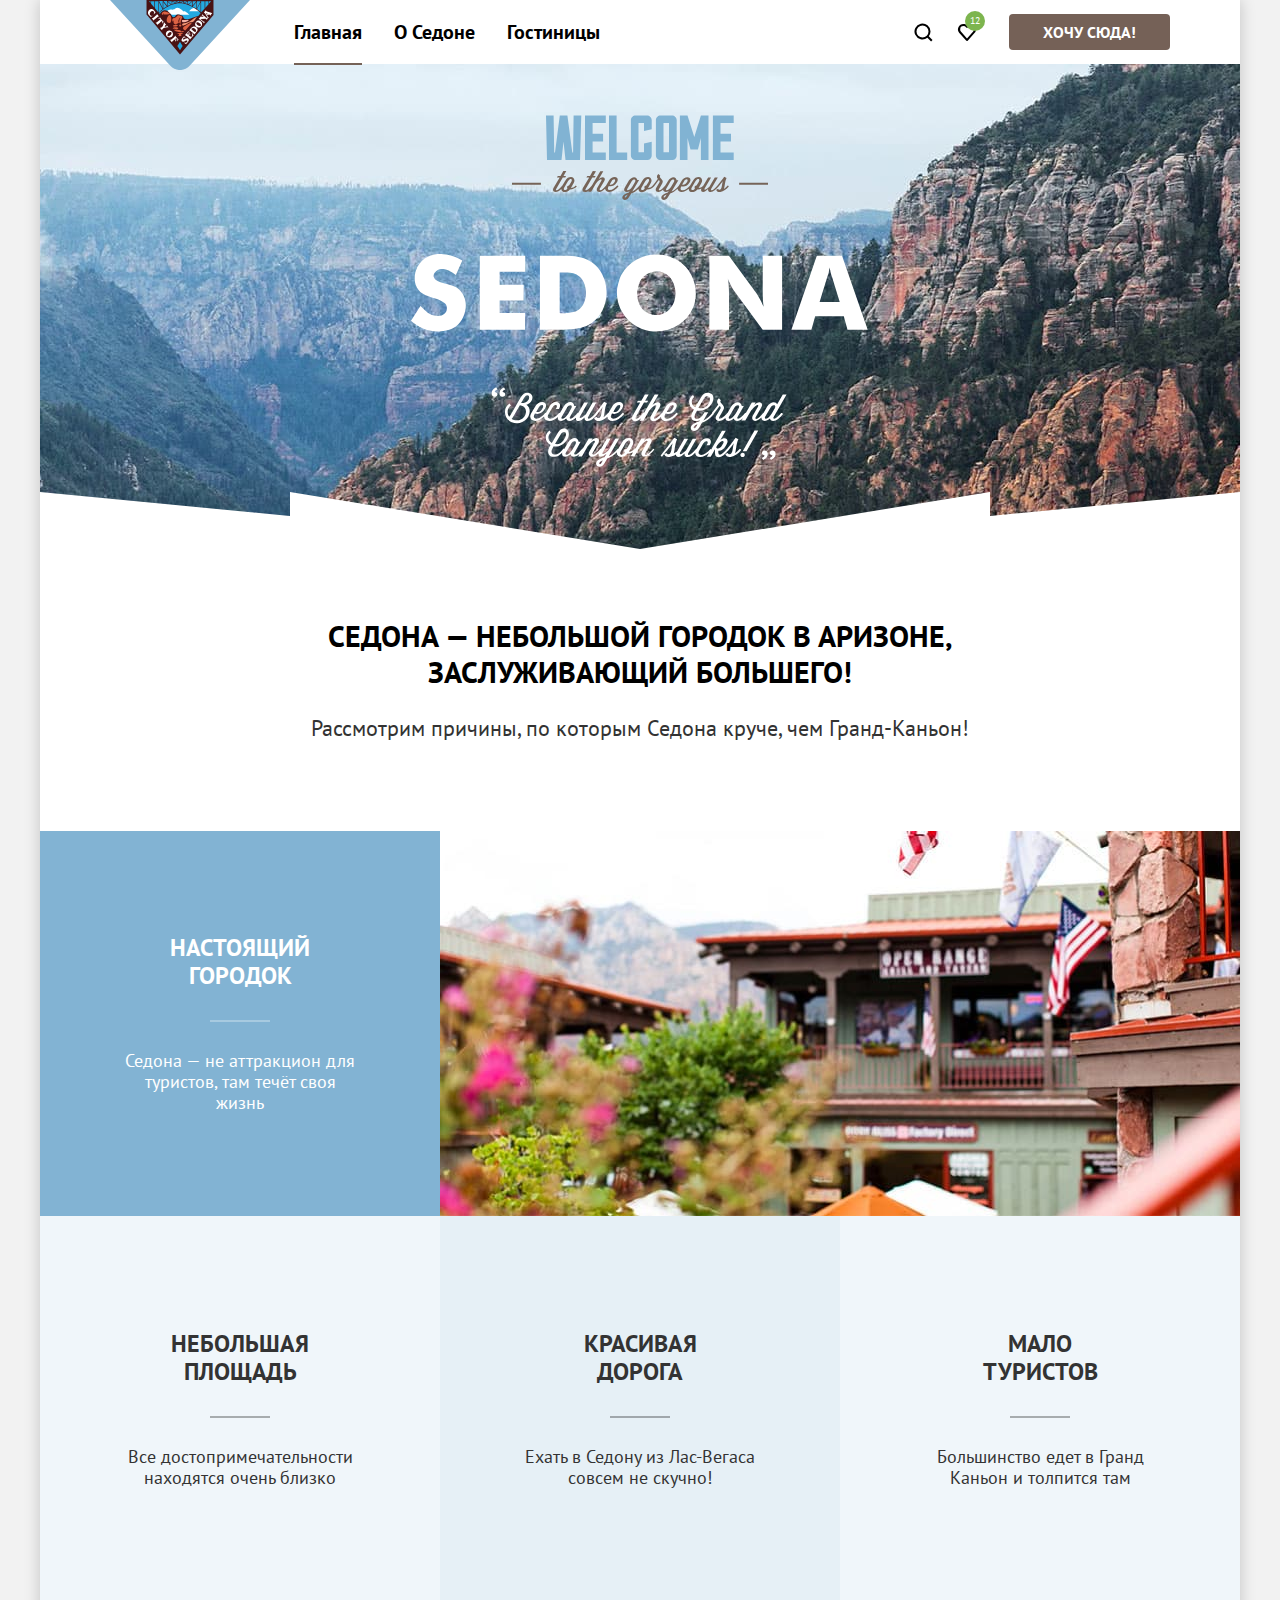
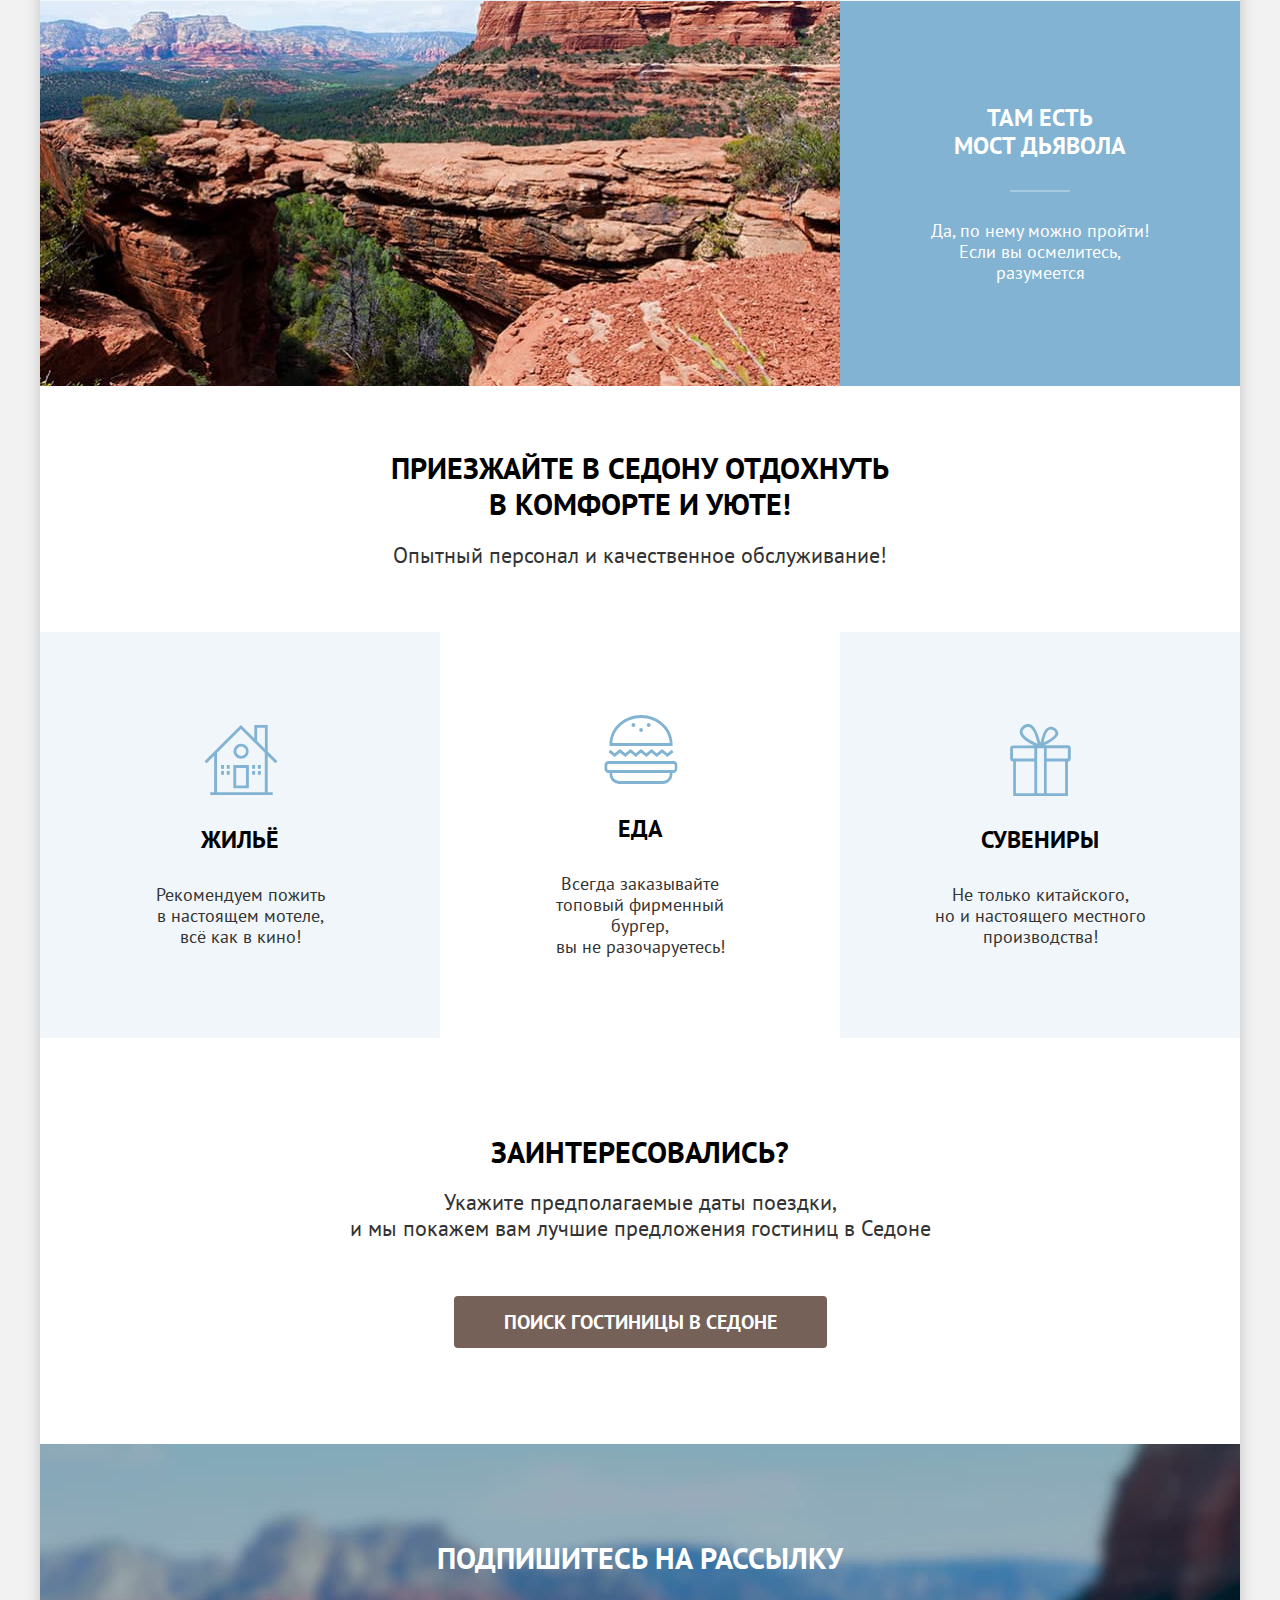
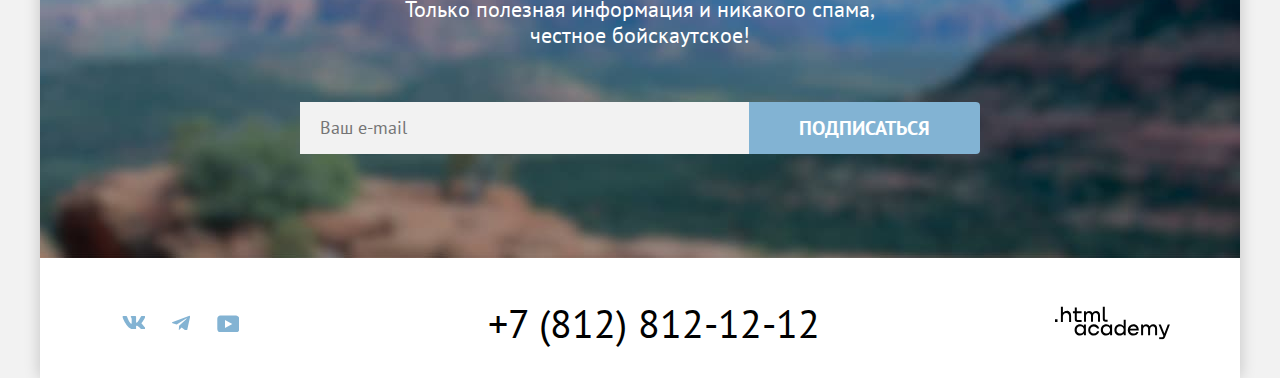
<file: index.html>
<!DOCTYPE html>
<html lang="ru">
  <head>
    <link rel="icon" type="image/png" sizes="32x32" href="img/favicon.png">
    <meta charset="utf-8">
    <title>HTML Academy: Седона</title>
    <link rel="stylesheet" href="styles/styles.css">
  </head>
  <body>
    <div class="page-container">
     <header class="page-header">
      <nav class="navigation content-container">
        <a href="index.html" class="header-logo">
          <img class="navigation-logo-img" src="img/logo.svg" width="140" height="70" alt="Логотип Седона" class="logo">
        </a>
        <ul class="navigation-list">
          <li class="navigation-item">
            <a class="navigation-link link-active" href="index.html">Главная</a>
          </li>
          <li class="navigation-item">
            <a class="navigation-link" href="#">О Седоне</a>
          </li>
          <li class="navigation-item">
            <a class="navigation-link" href="catalog.html">Гостиницы</a>
          </li>
        </ul>
        <ul class="navigation-user">
          <li class="navigation-user-item ">
            <a class="navigation-link-user navigation-user-search" href="#">
              <span class="visually-hidden">Поиск</span>
            </a>
          </li>
          <li class="navigation-user-item">
            <a class="navigation-link-user navigation-user-favourite" href="#">
              <span class="visually-hidden">Избранное</span>
              <span class="favorite-count">12</span>
            </a>
          </li>
        </ul>
        <a class="navigation-button button" href="#">Хочу сюда!</a>
      </nav>
    </header>
    <main class="main-page main-container">
      <section class="hero">
        <h1 class="visually-hidden">
          Седона
        </h1>
        <img class="hero-welcome-logo" src="img/welcome.svg" width="458" height="352" alt="Добро пожаловать в Седону!">
      </section>
      <section class="reasons-title">
        <div class="reasons-slogan content-container">
          <p class="reasons-title-text">
          Седона — небольшой городок в Аризоне,
          заслуживающий большего!
          </p>
          <p>
          Рассмотрим причины, по которым Седона круче, чем Гранд-Каньон!
          </p>
        </div>
      </section>
      <section class="advantages">
        <h2 class="visually-hidden">
          Преимущества
        </h2>
        <ul class="advantages-list">
          <li class="advantages-item wide">
            <div class="item-container">
              <h3 class="advantages-item-title">
              Настоящий городок
            </h3>
              <p class="advantages-item-description ">
                Седона — не аттракцион для туристов, там течёт своя жизнь
              </p>
          </div>
            <img  class="advantages-img"  src="img/photo-1.jpg"  width="800" height="385" alt="Дом с цветущим садом">
          </li>
          <li class="advantages-item">
            <h3 class="advantages-item-title">
              Небольшая площадь
            </h3>
            <p class="advantages-item-description">
              Все достопримечательности находятся очень близко
            </p>
          </li>
          <li class="advantages-item">
            <h3 class="advantages-item-title">
              Красивая<br>дорога
            </h3>
            <p class="advantages-item-description">
              Ехать в Седону из Лас-Вегаса совсем не скучно!
            </p>
          </li>
          <li class="advantages-item">
            <h3 class="advantages-item-title">
              Мало<br> туристов
            </h3>
            <p class="advantages-item-description">
              Большинство едет в Гранд Каньон и толпится там
            </p>
          </li>
          <li class="advantages-item wide">
            <img class="advantages-img" src="img/photo-2.jpg" width="800" height="385" alt="Горы и голубое небо">
            <div class="item-container">
              <h3 class="advantages-item-title">
              Там есть <br>мост дьявола
            </h3>
              <p class="advantages-item-description">
              Да, по нему можно пройти! Если вы осмелитесь, разумеется
            </p>
          </div>
          </li>
        </ul>
      </section>
      <section class="slogan">
        <div class="content-container services-slogan">
          <p class="reasons-title-text">Приезжайте в Седону отдохнуть <br>в комфорте и уюте!
          </p>
        <p>
          Опытный персонал и качественное обслуживание!
        </p>
      </div>
      </section>
      <section class="advise">
        <h2 class="visually-hidden">

        </h2>
        <ul class="advise-list">
          <li class="advise-item">
            <h3 class="advise-item-title icon-house">
              Жильё
            </h3>
            <p class="advise-item-description">
              Рекомендуем пожить <br>в настоящем мотеле,<br>всё как в кино!
            </p>
          </li>
          <li class="advise-item">
            <h3 class="advise-item-title icon-food">
              Еда
            </h3>
            <p class="advise-item-description">
              Всегда заказывайте <br>топовый фирменный бургер,<br> вы не разочаруетесь!
            </p>
          </li>
          <li class="advise-item">
            <h3 class="advise-item-title icon-gift">
              Сувениры
            </h3>
            <p class="advise-item-description">
              Не только китайского,<br> но и настоящего местного производства!
            </p>
          </li>
        </ul>
      </section>
      </select>
      <section class="search">
        <div class="content-container interested">
            <h2 class="interested-title ">
              Заинтересовались?
            </h2>
            <p class="interested-description">
              Укажите предполагаемые даты поездки,<br> и мы покажем вам лучшие предложения
              гостиниц в Седоне
            </p>
            <button class="interested-link" type="button">Поиск гостиницы в Седоне
        </div>
        </button>
      </section>
      <section class="subscribe">
        <div class="content-container subscribe-container">
            <h2 class="subscribe-title">
              Подпишитесь на рассылку
            </h2>
            <p class="subscribe-description">
              Только полезная информация и никакого спама,<br>честное бойскаутское!
            </p>
            <form class="subscribe-form" action="https://echo.htmlacademy.ru/" method="post">
              <input class="subscribe-form-input" type="email" name="email-subscribe" placeholder="Ваш e-mail">
              <button class="subscribe-form-button" type="submit">
                Подписаться
              </button>
            </form>
       </div>
      </section>
    </main>
    <footer class="page-footer">
      <div class="footer-social content-container">
        <ul class="footer-social-list">
          <li class="footer-social-item">
            <a class="footer-social-link" href="https://vk.com/htmlacademy">
              <svg class="social-svg" aria-hidden="true" focusable="false" xmlns="http://www.w3.org/2000/svg"
              width="24" height="14" viewBox="0 0 24 14">
              <path fill-rule="evenodd"
                d="M24.1 1.8c.2-.5 0-1-.8-1h-2.6c-.7 0-1 .4-1.1.8 0 0-1.4 3.2-3.3 5.3-.6.6-.9.8-1.2.8-.2 0-.4-.2-.4-.8V1.8c0-.7-.2-1-.8-1h-4c-.5 0-.8.4-.8.6 0 .7 1 .8 1 2.6v3.8c0 .8 0 1-.4 1-.9 0-3-3.3-4.3-7-.3-.7-.5-1-1.2-1H1.6c-.8 0-1 .4-1 .8 0 .7 1 4 4.2 8.5C7 13.2 10 15 12.8 15c1.7 0 1.9-.4 1.9-1v-2.4c0-.7.2-.8.7-.8.4 0 1 .1 2.6 1.6 1.8 1.8 2 2.6 3 2.6h2.7c.7 0 1.1-.4 1-1.1-.3-.8-1.2-1.8-2.3-3-.6-.8-1.5-1.5-1.8-2-.4-.4-.3-.6 0-1 0 0 3.2-4.5 3.5-6Z"
                clip-rule="evenodd" />
            </svg>
              <span class="visually-hidden">ВКонтакте</span>
            </a>
          </li>
          <li class="footer-social-item">
            <a class="footer-social-link" href="https://t.me/htmlacademy">
              <svg aria-hidden="true" focusable="false" xmlns="http://www.w3.org/2000/svg" width="18" height="15"
              viewBox="0 0 18 15">
              <path
                d="M16.8 1 .8 7c-1 .4-1 1-.2 1.3l4.1 1.3 9.5-6c.5-.3.9-.1.5.2l-7.6 7-.3 4.1c.4 0 .6-.2.8-.4l2-2 4.1 3.1c.8.5 1.3.3 1.5-.7L18 2.2c.3-1-.4-1.6-1.1-1.2Z" />
            </svg>
              <span class="visually-hidden">Телеграмм</span>
            </a>
          </li>
          <li class="footer-social-item">
            <a class="footer-social-link" href="https://www.youtube.com/htmlacademy">
              <svg aria-hidden="true" focusable="false" xmlns="http://www.w3.org/2000/svg" width="22" height="17"
              viewBox="0 0 22 17">
              <path
                d="M19 .4H3.4C1.6.4.3 2 .3 3.8v10c0 2 1.3 3.6 3.2 3.6h15.7c1.6 0 3.1-1.6 3.1-3.4V3.8C22.1 2 20.8.4 19 .4ZM8 12.9v-8l7.3 4-7.3 4Z" />
            </svg>
              <span class="visually-hidden">Ютуб</span>
            </a>
          </li>
        </ul>
          <a class="footer-contacts-tel" href="tel:+78128121212">+7 (812) 812-12-12</a>
          <a class="footer-logo-htmlacademy-link" href="http://htmlacademy.ru">
            <svg class="copyright-logo" xmlns="http://www.w3.org/2000/svg" width="115" height="34" viewBox="0 0 115 34">
              <g clip-path="url(#a)">
                <path
                  d="M0 13.3v2.6h2.5v-2.6H0ZM11.6 4.9c-1.6 0-2.8.7-3.6 1.7h-.1V.4h-2v15.5h2v-5.3C7.9 8.5 9.2 7 11.2 7c1.8 0 2.9 1.4 2.9 3.2v5.7h2V9.8c.1-3-1.8-5-4.5-5ZM26.6 5.2h-4.8V1.5h-2v3.8h-1.9v2h1.9v6c0 1.7 1 2.7 2.7 2.7h4.1v-2h-3.7c-.7 0-1.1-.4-1.1-1.1V7.2h4.8v-2ZM41.1 5c-1.6 0-2.9.8-3.5 2h-.1a3.7 3.7 0 0 0-3.4-2c-1.4 0-2.5.8-3.1 1.8h-.1V5.2H29v10.6h2v-5.4c0-2 1-3.5 2.6-3.5 1.5 0 2.4 1 2.4 2.6v6.3h2v-5.6c0-2.4 1.4-3.3 2.6-3.3 1.5 0 2.4 1 2.4 2.6v6.3h2V9.3c.1-2.5-1.4-4.3-3.9-4.3ZM47.8 13c0 1.8 1 2.8 2.8 2.8h2v-2h-1.7c-.7 0-1.1-.4-1.1-1.1V.4h-2V13ZM28.9 20a4.9 4.9 0 0 0-3.9-1.7c-3.1 0-5.4 2.3-5.4 5.6s2.3 5.6 5.4 5.6c1.8 0 3-.8 3.8-2h.1v1.7h2V18.6h-2V20Zm-3.6 7.5a3.5 3.5 0 0 1-3.6-3.6c0-2 1.4-3.6 3.6-3.6s3.6 1.6 3.6 3.6c0 1.9-1.4 3.6-3.6 3.6ZM44.2 22.4c-.5-2.4-2.6-4.1-5.4-4.1a5.4 5.4 0 0 0-5.6 5.6c0 3 2.2 5.6 5.6 5.6 2.8 0 4.9-1.8 5.4-4.2h-2.1a3.4 3.4 0 0 1-3.3 2.3 3.5 3.5 0 0 1-3.6-3.6c0-2 1.4-3.6 3.6-3.6 1.6 0 2.8 1 3.3 2.2h2.1v-.2ZM55.1 20a4.9 4.9 0 0 0-3.9-1.7c-3.1 0-5.4 2.3-5.4 5.6s2.3 5.6 5.4 5.6c1.8 0 3-.8 3.8-2h.1v1.7h2V18.6h-2V20Zm-3.6 7.5a3.5 3.5 0 0 1-3.6-3.6c0-2 1.4-3.6 3.6-3.6s3.6 1.6 3.6 3.6c0 1.9-1.5 3.6-3.6 3.6ZM68.7 20.2a5 5 0 0 0-3.9-2c-3.1 0-5.4 2.4-5.4 5.7 0 3.3 2.2 5.6 5.4 5.6 1.7 0 3-.8 3.8-1.8h.1v1.5h2V13.8h-2v6.4Zm-3.6 7.3a3.5 3.5 0 0 1-3.6-3.6c0-2 1.4-3.6 3.6-3.6s3.6 1.6 3.6 3.6c-.1 2-1.5 3.6-3.6 3.6ZM78.3 18.3a5.4 5.4 0 0 0-5.5 5.6c0 3 2.1 5.6 5.5 5.6 2.5 0 4.5-1.3 5.2-3.6h-2.1c-.5 1-1.6 1.6-3 1.6-1.9 0-3.3-1.3-3.4-3h8.8c.2-3.5-2-6.2-5.5-6.2Zm0 1.9c1.7 0 3 1 3.3 2.6h-6.5a3.2 3.2 0 0 1 3.2-2.6ZM98.2 18.3a4 4 0 0 0-3.6 2h-.1c-.6-1.2-1.8-2-3.4-2-1.4 0-2.5.7-3.1 1.8v-1.5h-1.9v10.6h2v-5.4c0-2 1-3.4 2.6-3.5 1.5 0 2.4 1 2.4 2.6v6.3h2v-5.6c0-2.4 1.4-3.3 2.6-3.3 1.5 0 2.4 1 2.4 2.6v6.3h2v-6.5c.1-2.6-1.4-4.4-3.9-4.4ZM109.4 27.4l-3.6-9h-2.2l4.8 11.7c-.3.9-.7 1.2-1.7 1.2h-2.5v2h2.5c1.8 0 2.8-.8 3.5-2.6l4.7-12.2h-2.1l-3.4 8.9Z" />
              </g>
              <defs>
                <clipPath id="a">
                  <path " d=" M0 .4h115v33H0z" />
                </clipPath>
              </defs>
            </svg>
        </a>
      </div>
      </section>
    </footer>
  </div>
  <div class="modal-main">
    <div class="modal">
      <button class="modal-close-button">
        <span class="visually-hidden">Закрыть</span>
        <svg class="close-button" viewBox="0 0 15 14" aria-hidden="true" focusable="false" width="15" height="15" viewBox="0 0 15 15" xmlns="http://www.w3.org/2000/svg">
          <path d="M14.4905 1.78288L13.1982 0.49057L7.49048 6.19826L1.78279 0.49057L0.490479 1.78288L6.19817 7.49057L0.490479 13.1983L1.78279 14.4906L7.49048 8.78288L13.1982 14.4906L14.4905 13.1983L8.78279 7.49057L14.4905 1.78288Z" />
        </svg>
      </button>
      <section class="modal-content">
        <h2 class="modal-title">Поиск гостиницы в Седоне</h2>

        <form class="booking-form" action="https://echo.htmlacademy.ru/" method="post">
          <div class="field-group field-group-arrival">
            <label class="" for="arrival-date">Дата заезда:</label>
            <input class="form-field-data field-arrival" type="text" id="arrival-date" name="arrival-date" placeholder="Укажите дату" value="27 апреля 2020" required>
            <p class="field-feedback invalid-feedback">Мы не можем отправить вас в прошлое.</p>
          </div>
          <div class="field-group field-group-departure">
            <label class="" for="departure-date">Дата выезда:</label>
            <input class="form-field-data field-departure" type="text" id="departure-date" name="departure-date" placeholder="Укажите дату" value="1 сентября 2021" required>
            <p class="field-feedback success-feedback">На эти даты есть свободные номера. Пока есть.</p>
          </div>
          <div class="field-group field-group-adult">
            <label class="" for="adult-number">Взрослые:</label>
            <button class="counter-button button-minus" type="button">
              <svg class="minus" width="14" height="2" viewBox="0 0 14 2" aria-hidden="true" focusable="false" xmlns="http://www.w3.org/2000/svg">
                <path d="M0 0L0 2L14 2V0L0 0Z" />
              </svg>
            </button>
            <input class="form-field field-number" type="number" id="adult-number" name="adult-number" value="2" required>
            <button class="counter-button button-plus" type="button">
              <svg class="plus" width="14" height="14" viewBox="0 0 14 14" aria-hidden="true" focusable="false" xmlns="http://www.w3.org/2000/svg">
                <path d="M14 6H8V0H6V6H0V8H6V14H8V8H14V6Z" />
              </svg>
            </button>
          </div>
          <div class="field-group field-group-children">
            <label class="" for="children-number">
              Дети:
              <span class="tooltip">
                <button class="tooltip-toggle">
                  <span class="visually-hidden">Подробная информация</span>
                </button>
                <span class="tooltip-text">Укажите количество детей, которые будут с вами, возраст
                  которых от 6 до 18 лет. Дети до 6 лет размещаются бесплатно.</span>
              </span>
              </span>
            </label>
            <button class="counter-button button-minus" type="button">
              <svg class="minus" width="14" height="2" viewBox="0 0 14 2" aria-hidden="true" focusable="false" xmlns="http://www.w3.org/2000/svg">
                <path d="M0 0L0 2L14 2V0L0 0Z" />
              </svg>
            </button>
            <input class="form-field field-number" type="number" id="children-number" name="children-number" value="2" required>
            <button class="counter-button button-plus" type="button">
              <svg class="plus" width="14" height="14" viewBox="0 0 14 14" aria-hidden="true" focusable="false" xmlns="http://www.w3.org/2000/svg">
                <path d="M14 6H8V0H6V6H0V8H6V14H8V8H14V6Z" />
              </svg>
            </button>
          </div>
          <a class="modal-button search-result button-blue" href="#">Найти</a>
        </form>

      </section>
    </div>
  </div>
</body>
</html>
</file>
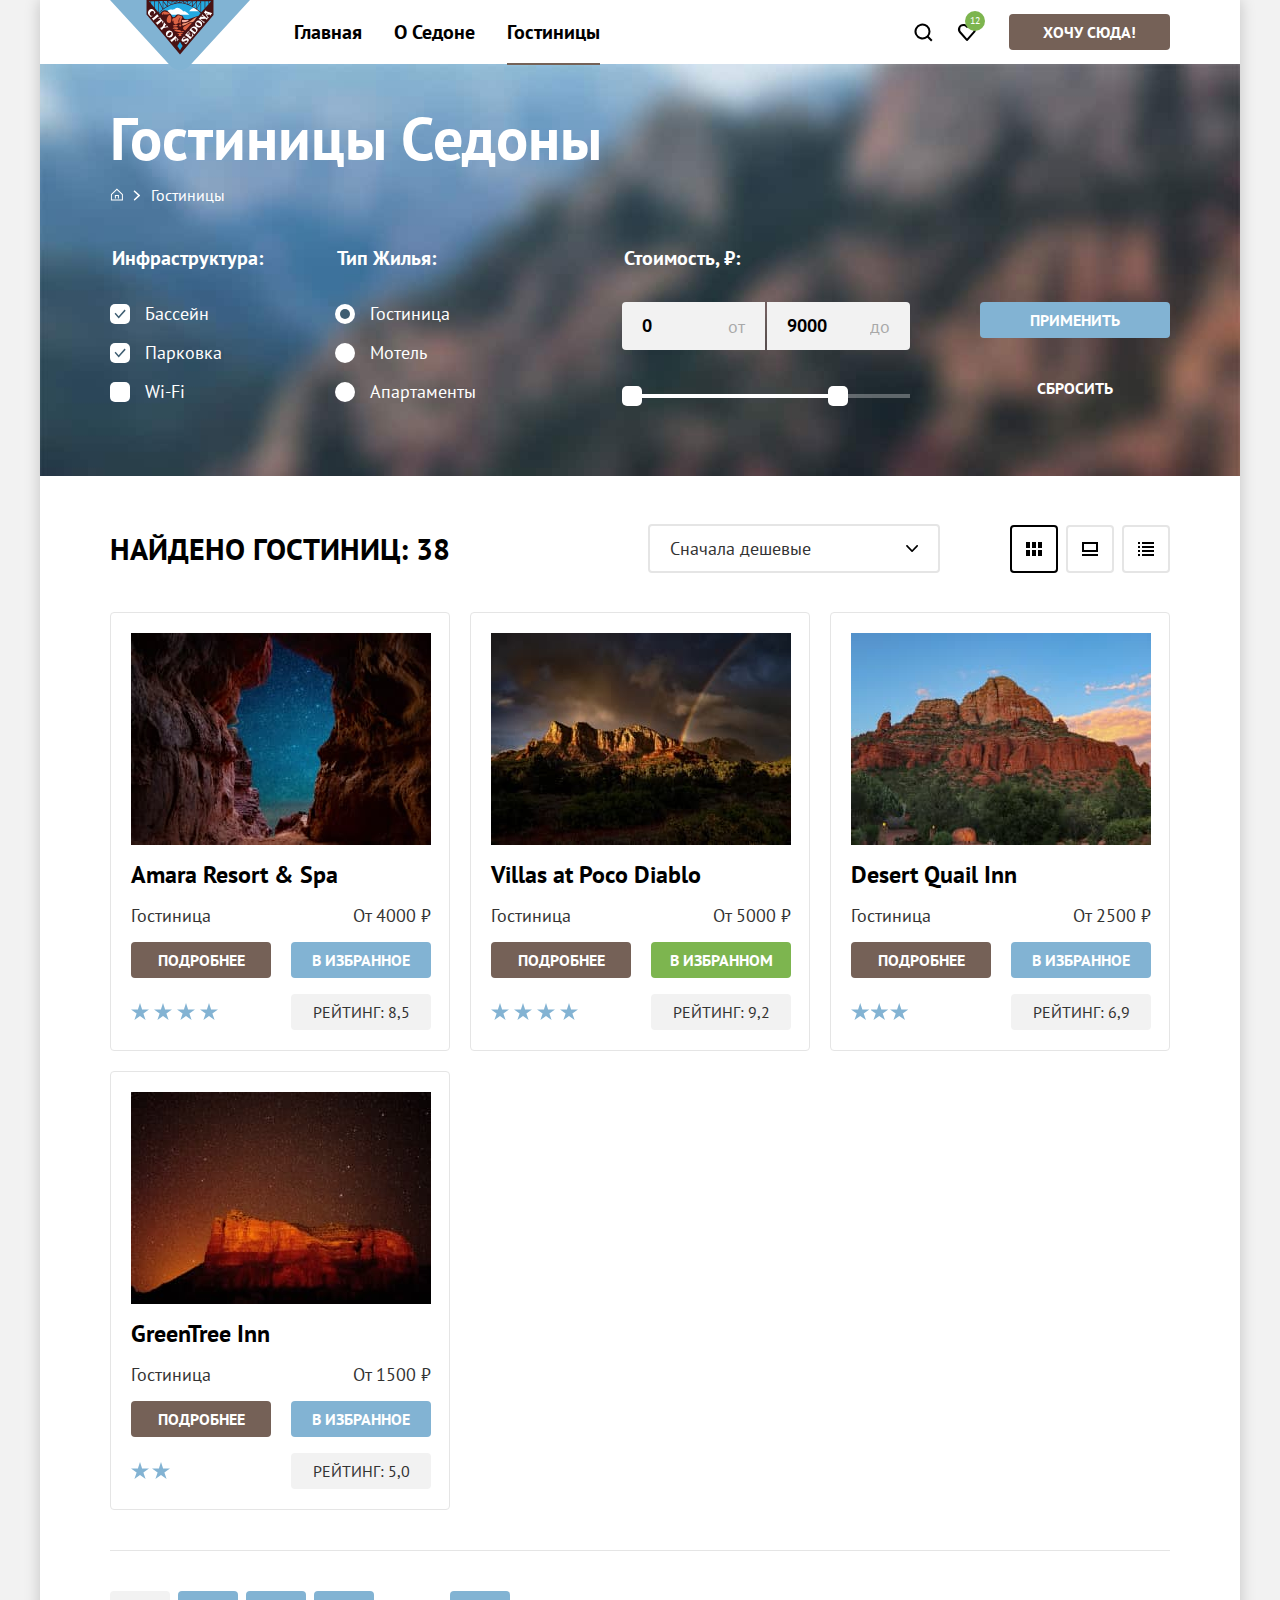
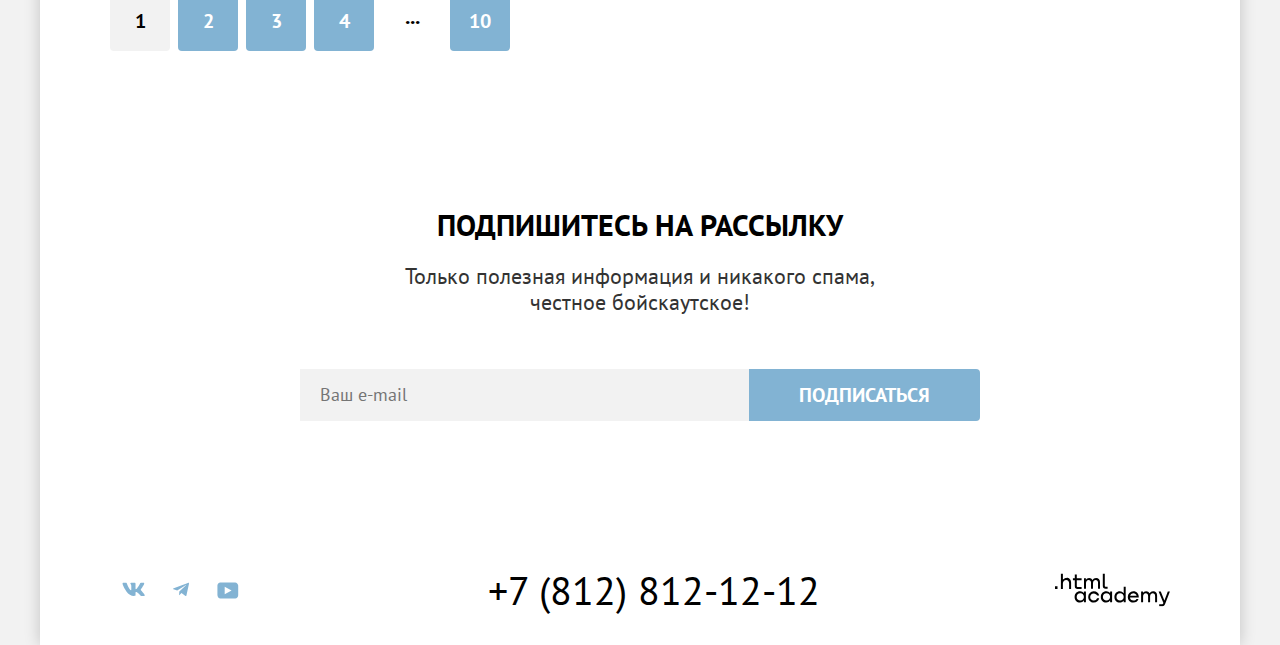
<file: catalog.html>
<!DOCTYPE html>
<html lang="ru">
  <head>
    <link rel="icon" type="image/png" sizes="32x32" href="img/favicon.png">
    <meta charset="utf-8">
    <title>HTML Academy: Седона</title>
    <link rel="stylesheet" href="styles/styles.css">
  </head>
  <body>
    <div class="page-container">
     <header class="page-header">
      <nav class="navigation content-container">
        <a href="index.html" class="header-logo">
          <img class="navigation-logo-img" src="img/logo.svg" width="140" height="70" alt="Логотип Седона" class="logo">
        </a>
        <ul class="navigation-list">
          <li class="navigation-item">
            <a class="navigation-link" href="index.html">Главная</a>
          </li>
          <li class="navigation-item">
            <a class="navigation-link" href="#">О Седоне</a>
          </li>
          <li class="navigation-item">
            <a class="navigation-link link-active" href="catalog.html">Гостиницы</a>
          </li>
        </ul>
        <ul class="navigation-user">
          <li class="navigation-user-item">
            <a class="navigation-link-user navigation-user-search" href="#">
              <span class="visually-hidden">Поиск</span>
            </a>
          </li>
          <li class="navigation-user-item">
            <a class="navigation-link-user navigation-user-favourite" href="#">
              <span class="visually-hidden">Избранное</span>
              <span class="favorite-count">12</span>
            </a>
          </li>
        </ul>
        <a class="navigation-button button" href="#">Хочу сюда!</a>
      </nav>
    </header>
    <main class="main-inner main-container">
      <div class="background-container">
        <div class="content-container">
          <h1 class="inner-title">Гостиницы Седоны</h1>
          <ol class="breadcrumbs">
            <li class="breadcrumbs-item">
              <a class="breadcrumbs-link link-home" href="index.html">
                <span class="visually-hidden">Главная</span>
              </a>
            </li>
            <li class="breadcrumbs-item">
              <a class="breadcrumbs-link ">Гостиницы</a>
            </li>
          </ol>
          <section class="filters">
            <h2 class="visually-hidden">Фильтры гостиниц</h2>
            <form class="filter-form" action="https://echo.htmlacademy.ru/" method="get">
              <fieldset class="filter-group">
                <legend class="filter-group-title">Инфраструктура:</legend>
                <ul class="filter-list">
                  <li class="filter-item">
                    <label class="control">
                      <input type="checkbox" class="visually-hidden control-input"  name="pool" checked>
                      <span class="control-mark"></span>
                      <span class="control-label">Бассейн</span>
                    </label>
                  </li>
                  <li class="filter-item">
                    <label class="control">
                      <input type="checkbox"  class="visually-hidden control-input" name="parking" checked>
                      <span class="control-mark"></span>
                      <span class="control-label">Парковка</span>

                    </label>
                  </li>
                  <li class="filter-item">
                    <label class="control">
                      <input type="checkbox" class="visually-hidden control-input"  name="wi-fi">
                      <span class="control-mark"></span>
                      <span class="control-label">Wi-Fi</span>
                    </label>
                  </li>
                </ul>
              </fieldset>
              <fieldset class="filter-group">
                <legend class="filter-group-title">Тип Жилья:</legend>
                <ul class="filter-list">
                  <li class="filter-item">
                    <label class="control">
                      <input type="radio" class="visually-hidden control-input" value="hotel" name="house-type" checked>
                      <span class="control-mark"></span>
                      <span class="control-label">Гостиница</span>
                    </label>
                  </li>
                  <li class="filter-item">
                    <label class="control">
                      <input type="radio" class="visually-hidden control-input" value="motel" name="house-type">
                      <span class="control-mark"></span>
                      <span class="control-label">Мотель</span>
                    </label>
                  </li>
                  <li class="filter-item">
                    <label class="control">
                      <input type="radio" class="visually-hidden control-input" value="apartment" name="house-type">
                      <span class="control-mark"></span>
                      <span class="control-label">Апартаменты</span>
                    </label>
                  </li>
                </ul>
              </fieldset>
              <fieldset class="filter-group filter-group-price">
                <legend class="filter-group-title">Стоимость, ₽:</legend>
                <div class="control-interval-container">
                  <label class="control-interval control-min">
                    <input type="number" min="0" max="9000" name="min-interval" value="0">
                    <span>от</span>
                  </label>
                  <label class="control-interval control-max">
                    <input  type="number" min="0" max="9000" name="max-interval" value="9000">
                    <span>до</span>
                  </label>
                </div>
              <div class="range-scale">
                <div class="control-range-container range-bar" style="left:0; width: 226px;">
                  <button class="control-range min-input" type="button">
                  </button>
                  <button class="control-range max-input" type="button">
                  </button>
                </div>
              </div>
              </fieldset>
              <div class="filter-buttons-container">
                <button class="filter-submit filter-buttons" type="submit">Применить</button>
                <button class="filter-reset filter-buttons" type="reset">Сбросить</button>
              </div>

            </form>
          </section>
        </div>
      </div>

      <section class="hotels">
        <div class="content-container">
          <div class="hotels-wrapper">
          <h2 class="hotels-found">
            Найдено гостиниц:<span> 38</span>
          </h2>
          <select class="select-control">
            <option value="cheaper">Сначала дешевые</option>
            <option value="expensive">Сначала дорогие</option>
            <option value="rating">Сначала популярные</option>
          </select>
          <div class="hotels-sorting">
            <ul class="hotels-sorting-all">
              <li class="hotels-sorting-table">
                <a class="hotel-sort  tabl-view view-now" href="#"><span class="visually-hidden">Таблицей</span></a>
              </li>
              <li class="hotels-sorting-card">
                <a class="hotel-sort card-view" href="#"><span class="visually-hidden">Карточками</span></a>
              </li>
               <li class="hotels-sorting-list">
                <a class="hotel-sort list-view" href="#"><span class="visually-hidden">Списком</span></a>
              </li>
          </ul>
          </div>
        </div>
        <ul class="hotels-list">
          <li class="hotels-item">
            <img class="hotels-item-link-img" src="img/hotel-1.jpg" width="300" height="212" alt="Ущелье возле отеля Amara Resort & Spa">
            <h3 class="hotels-item-title">Amara Resort & Spa </h3>
              <p class="hotels-item-type">
                Гостиница
              </p>
              <p class="hotel-item-price">От 4000 ₽</p>
              <a class="hotels-item-button-details button" href="#">
                подробнее
              </a>
              <button class="hotels-item-favorites-button favourite-button button " type="button">
                в избранное
              </button>
              <p class="four-star products-card-stars">
                <span class="visually-hidden">рейтинг четыре звезды</span>
                </p>
                <p class="hotels-item-raiting">Рейтинг:
                  <span class="rating-count">8,5</span>
                </p>
          </li>
          <li class="hotels-item">
              <img class="hotels-item-link-img" src="img/hotel-2.jpg" width="300" height="212" alt="Радуга над отелем Villas at Poco Diablo">
            <h3 class="hotels-item-title">Villas at Poco Diablo</h3>
             <p class="hotels-item-type">
                Гостиница
              </p>
              <p class="hotel-item-price">От 5000 ₽</p>
              <a class="hotels-item-button-details button" href="#">
                подробнее
              </a>
              <button class="hotels-item-favorites-button  unfavourite-button button" type="submit">
                в избранном
              </button>
              <p class="four-star products-card-stars">
                <span class="visually-hidden">рейтинг четыре звезды</span>
              </p>
              <p class="hotels-item-raiting">Рейтинг:
                <span class="rating-count">9,2</span>
              </p>
          </li>
          <li class="hotels-item">
              <img class="hotels-item-link-img" src="img/hotel-3.jpg" width="300" height="212" alt="голубое небо над горами возле отеля Desert Quail Inn">
            <h3 class="hotels-item-title">Desert Quail Inn</h3>
              <p class="hotels-item-type">
                Гостиница
              </p>
              <p class="hotel-item-price">
                От 2500 ₽
              </p>
              <a class="hotels-item-button-details button" href="#">
                подробнее
              </a>
              <button class="hotels-item-favorites-button favourite-button button" type="submit">
                в избранное
              </button>
              <p class="three-star products-card-stars">
                <span class="visually-hidden">рейтинг три звезды</span>
              </p>
              <p class="hotels-item-raiting">Рейтинг:
                 <span class="rating-count">6,9</span>
                </p>
          </li>
          <li class="hotels-item">
              <img class="hotels-item-link-img" src="img/hotel-4.jpg" width="300" height="212" alt="Закат освещает горы возле отеля GreenTree Inn">
            <h3 class="hotels-item-title">GreenTree Inn</h3>
              <p class="hotels-item-type">
                Гостиница
              </p>
              <p class="hotel-item-price">
                От <span>1500</span> ₽
              </p>
              <a class="hotels-item-button-details button" href="#">
                подробнее
              </a>
              <button class="hotels-item-favorites-button  favourite-button button " type="submit">
                в избранное
              </button>
              <p class="two-star products-card-stars">
                <span class="visually-hidden">рейтинг две звезды</span>
              </p>
              <p class="hotels-item-raiting">Рейтинг:
                <span class="rating-count">5,0</span>
              </p>
          </li>
        </ul>
        </div>
      </section>
      <section class="pagination">
        <div class="content-container">
        <h2 class="visually-hidden">
          Пагинация
        </h2>
        <ul class="pagination-list">
          <li class="pagination-item">
            <a class="pagination-link pagination-current" href="#">
              1
            </a>
          </li>
          <li class="pagination-item">
            <a class="pagination-link" href="#">
              2
            </a>
          </li>
          <li class="pagination-item">
            <a class="pagination-link" href="#">
              3
            </a>
          </li>
          <li class="pagination-item">
            <a class="pagination-link" href="#">
              4
            </a>
          </li>
          <li class="pagination-item">
            <a class="pagination-link-more pagination-link" href="#">
              ...
            </a>
          </li>
          <li class="pagination-item">
            <a class="pagination-link" href="#">
              10
            </a>
          </li>
        </ul>
      </div>
      </section>
      <section class="catalog-subscribe ">
        <div class="content-container subscribe-container">
            <h2 class="catalog-subscribe__title">
              Подпишитесь на рассылку
            </h2>
            <p class="catalog-subscribe__description">
              Только полезная информация и никакого спама,<br>честное бойскаутское!
            </p>
            <form class="subscribe-form" action="https://echo.htmlacademy.ru/" method="post">
              <input class="subscribe-form-input" type="email" name="email-subscribe" placeholder="Ваш e-mail">
              <button class="subscribe-form-button" type="submit">
                Подписаться
              </button>
            </form>
        </div>
      </section>
    </main>
    <footer class="page-footer">
      <div class="footer-social content-container">
        <ul class="footer-social-list">
          <li class="footer-social-item">
            <a class="footer-social-link" href="https://vk.com/htmlacademy">
              <svg class="social-svg" aria-hidden="true" focusable="false" xmlns="http://www.w3.org/2000/svg"
              width="24" height="14" viewBox="0 0 25 15">
              <path fill-rule="evenodd"
                d="M24.1 1.8c.2-.5 0-1-.8-1h-2.6c-.7 0-1 .4-1.1.8 0 0-1.4 3.2-3.3 5.3-.6.6-.9.8-1.2.8-.2 0-.4-.2-.4-.8V1.8c0-.7-.2-1-.8-1h-4c-.5 0-.8.4-.8.6 0 .7 1 .8 1 2.6v3.8c0 .8 0 1-.4 1-.9 0-3-3.3-4.3-7-.3-.7-.5-1-1.2-1H1.6c-.8 0-1 .4-1 .8 0 .7 1 4 4.2 8.5C7 13.2 10 15 12.8 15c1.7 0 1.9-.4 1.9-1v-2.4c0-.7.2-.8.7-.8.4 0 1 .1 2.6 1.6 1.8 1.8 2 2.6 3 2.6h2.7c.7 0 1.1-.4 1-1.1-.3-.8-1.2-1.8-2.3-3-.6-.8-1.5-1.5-1.8-2-.4-.4-.3-.6 0-1 0 0 3.2-4.5 3.5-6Z"
                clip-rule="evenodd" />
            </svg>
              <span class="visually-hidden">ВКонтакте</span>
            </a>
          </li>
          <li class="footer-social-item">
            <a class="footer-social-link" href="https://t.me/htmlacademy">
              <svg aria-hidden="true" focusable="false" xmlns="http://www.w3.org/2000/svg" width="18" height="15"
              viewBox="0 0 18 17">
              <path
                d="M16.8 1 .8 7c-1 .4-1 1-.2 1.3l4.1 1.3 9.5-6c.5-.3.9-.1.5.2l-7.6 7-.3 4.1c.4 0 .6-.2.8-.4l2-2 4.1 3.1c.8.5 1.3.3 1.5-.7L18 2.2c.3-1-.4-1.6-1.1-1.2Z" />
            </svg>
              <span class="visually-hidden">Телеграмм</span>
            </a>
          </li>
          <li class="footer-social-item">
            <a class="footer-social-link" href="https://www.youtube.com/htmlacademy">
              <svg aria-hidden="true" focusable="false" xmlns="http://www.w3.org/2000/svg" width="22" height="17"
              viewBox="0 0 23 18">
              <path
                d="M19 .4H3.4C1.6.4.3 2 .3 3.8v10c0 2 1.3 3.6 3.2 3.6h15.7c1.6 0 3.1-1.6 3.1-3.4V3.8C22.1 2 20.8.4 19 .4ZM8 12.9v-8l7.3 4-7.3 4Z" />
            </svg>
              <span class="visually-hidden">Ютуб</span>
            </a>
          </li>
        </ul>
          <a class="footer-contacts-tel" href="tel:+78128121212">+7 (812) 812-12-12</a>
          <a class="footer-logo-htmlacademy-link" href="http://htmlacademy.ru">
            <svg class="copyright-logo" xmlns="http://www.w3.org/2000/svg" width="115" height="34" viewBox="0 0 115 34">
              <g clip-path="url(#a)">
                <path
                  d="M0 13.3v2.6h2.5v-2.6H0ZM11.6 4.9c-1.6 0-2.8.7-3.6 1.7h-.1V.4h-2v15.5h2v-5.3C7.9 8.5 9.2 7 11.2 7c1.8 0 2.9 1.4 2.9 3.2v5.7h2V9.8c.1-3-1.8-5-4.5-5ZM26.6 5.2h-4.8V1.5h-2v3.8h-1.9v2h1.9v6c0 1.7 1 2.7 2.7 2.7h4.1v-2h-3.7c-.7 0-1.1-.4-1.1-1.1V7.2h4.8v-2ZM41.1 5c-1.6 0-2.9.8-3.5 2h-.1a3.7 3.7 0 0 0-3.4-2c-1.4 0-2.5.8-3.1 1.8h-.1V5.2H29v10.6h2v-5.4c0-2 1-3.5 2.6-3.5 1.5 0 2.4 1 2.4 2.6v6.3h2v-5.6c0-2.4 1.4-3.3 2.6-3.3 1.5 0 2.4 1 2.4 2.6v6.3h2V9.3c.1-2.5-1.4-4.3-3.9-4.3ZM47.8 13c0 1.8 1 2.8 2.8 2.8h2v-2h-1.7c-.7 0-1.1-.4-1.1-1.1V.4h-2V13ZM28.9 20a4.9 4.9 0 0 0-3.9-1.7c-3.1 0-5.4 2.3-5.4 5.6s2.3 5.6 5.4 5.6c1.8 0 3-.8 3.8-2h.1v1.7h2V18.6h-2V20Zm-3.6 7.5a3.5 3.5 0 0 1-3.6-3.6c0-2 1.4-3.6 3.6-3.6s3.6 1.6 3.6 3.6c0 1.9-1.4 3.6-3.6 3.6ZM44.2 22.4c-.5-2.4-2.6-4.1-5.4-4.1a5.4 5.4 0 0 0-5.6 5.6c0 3 2.2 5.6 5.6 5.6 2.8 0 4.9-1.8 5.4-4.2h-2.1a3.4 3.4 0 0 1-3.3 2.3 3.5 3.5 0 0 1-3.6-3.6c0-2 1.4-3.6 3.6-3.6 1.6 0 2.8 1 3.3 2.2h2.1v-.2ZM55.1 20a4.9 4.9 0 0 0-3.9-1.7c-3.1 0-5.4 2.3-5.4 5.6s2.3 5.6 5.4 5.6c1.8 0 3-.8 3.8-2h.1v1.7h2V18.6h-2V20Zm-3.6 7.5a3.5 3.5 0 0 1-3.6-3.6c0-2 1.4-3.6 3.6-3.6s3.6 1.6 3.6 3.6c0 1.9-1.5 3.6-3.6 3.6ZM68.7 20.2a5 5 0 0 0-3.9-2c-3.1 0-5.4 2.4-5.4 5.7 0 3.3 2.2 5.6 5.4 5.6 1.7 0 3-.8 3.8-1.8h.1v1.5h2V13.8h-2v6.4Zm-3.6 7.3a3.5 3.5 0 0 1-3.6-3.6c0-2 1.4-3.6 3.6-3.6s3.6 1.6 3.6 3.6c-.1 2-1.5 3.6-3.6 3.6ZM78.3 18.3a5.4 5.4 0 0 0-5.5 5.6c0 3 2.1 5.6 5.5 5.6 2.5 0 4.5-1.3 5.2-3.6h-2.1c-.5 1-1.6 1.6-3 1.6-1.9 0-3.3-1.3-3.4-3h8.8c.2-3.5-2-6.2-5.5-6.2Zm0 1.9c1.7 0 3 1 3.3 2.6h-6.5a3.2 3.2 0 0 1 3.2-2.6ZM98.2 18.3a4 4 0 0 0-3.6 2h-.1c-.6-1.2-1.8-2-3.4-2-1.4 0-2.5.7-3.1 1.8v-1.5h-1.9v10.6h2v-5.4c0-2 1-3.4 2.6-3.5 1.5 0 2.4 1 2.4 2.6v6.3h2v-5.6c0-2.4 1.4-3.3 2.6-3.3 1.5 0 2.4 1 2.4 2.6v6.3h2v-6.5c.1-2.6-1.4-4.4-3.9-4.4ZM109.4 27.4l-3.6-9h-2.2l4.8 11.7c-.3.9-.7 1.2-1.7 1.2h-2.5v2h2.5c1.8 0 2.8-.8 3.5-2.6l4.7-12.2h-2.1l-3.4 8.9Z" />
              </g>
              <defs>
                <clipPath id="a">
                  <path " d=" M0 .4h115v33H0z" />
                </clipPath>
              </defs>
            </svg>
        </a>
      </div>
      </section>
    </footer>
  </body>
</html>
</file>
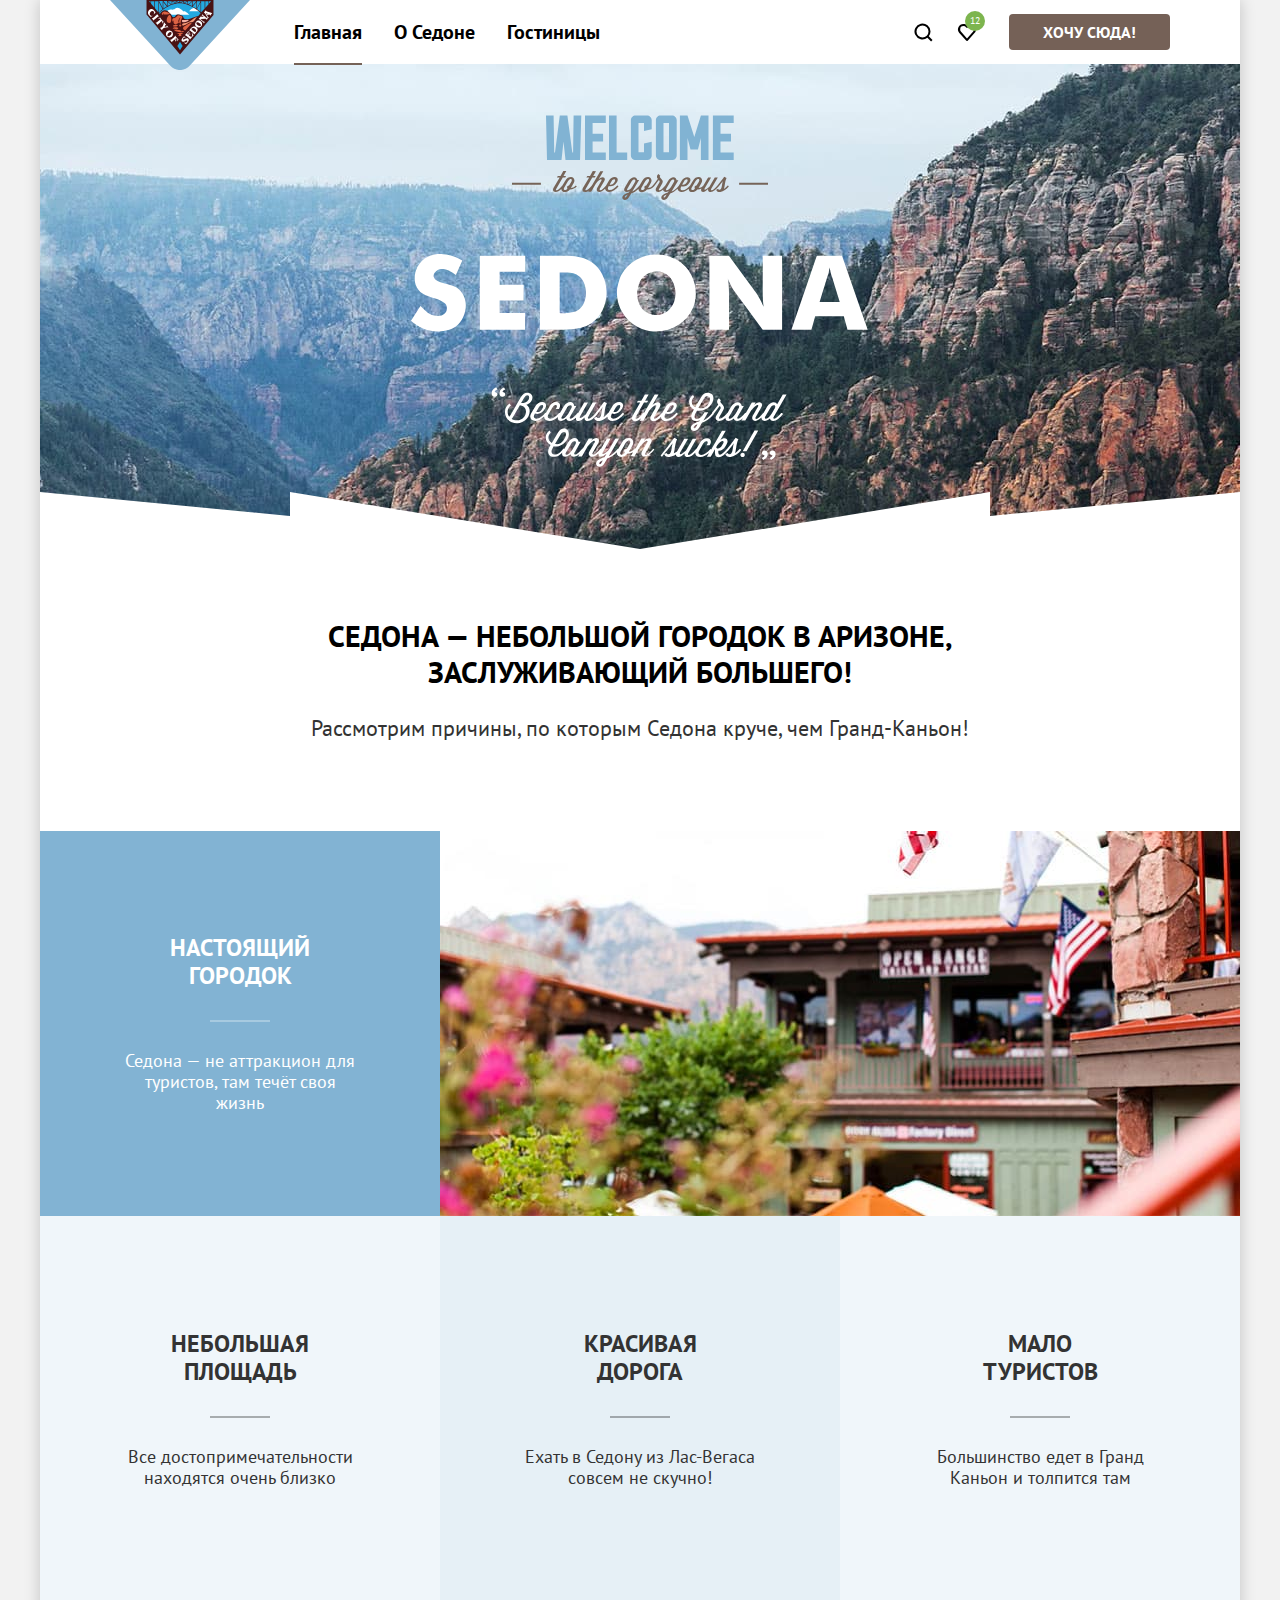
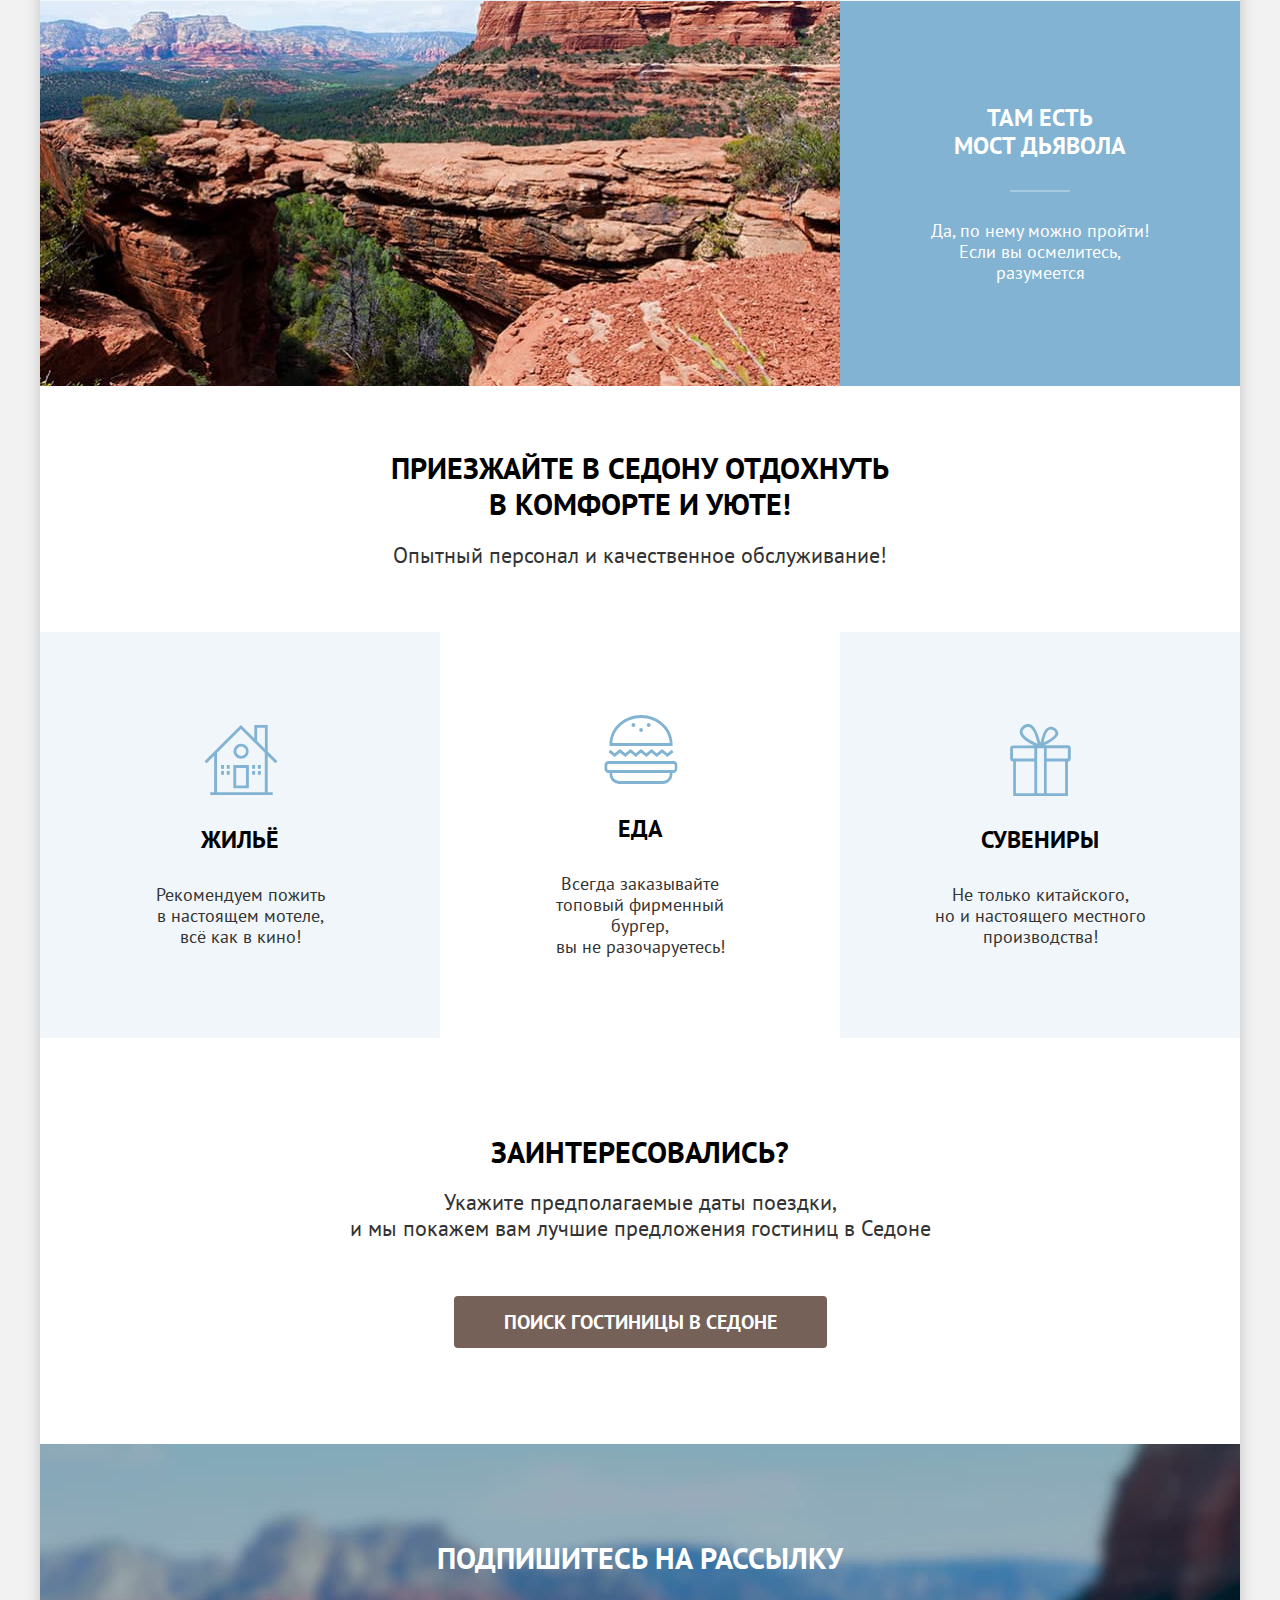
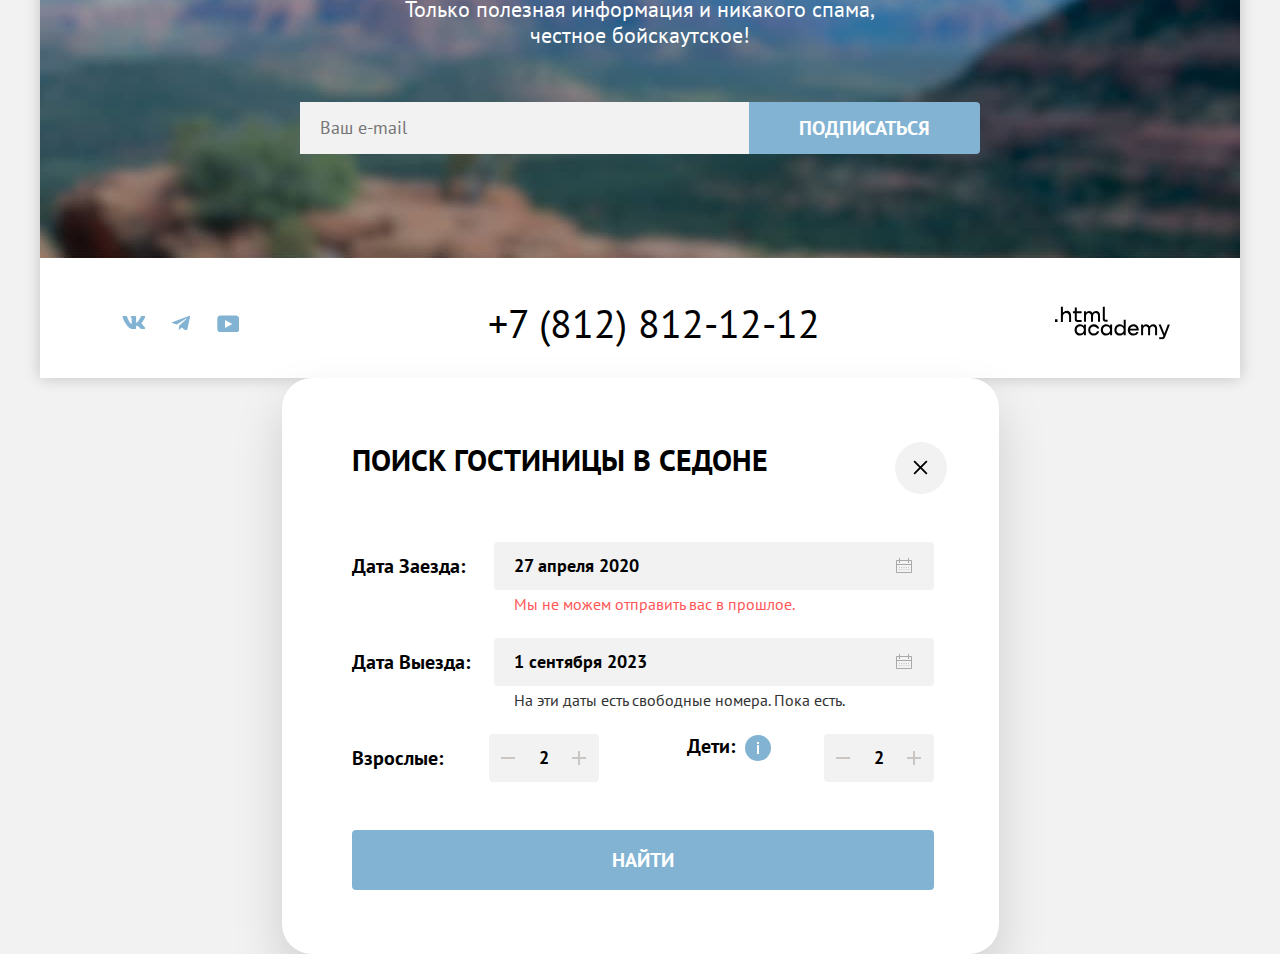
<file: modal.html>
<!DOCTYPE html>
<html lang="ru">
  <head>
    <link rel="icon" type="image/png" sizes="32x32" href="img/favicon.png">
    <meta charset="utf-8">
    <title>HTML Academy: Седона</title>
    <link rel="stylesheet" href="styles/styles.css">
  </head>
  <body>
  <div class="page-container">
     <header class="page-header">
      <nav class="navigation content-container">
        <a href="index.html" class="header-logo">
          <img class="navigation-logo-img logo" src="img/logo.svg" width="140" height="70" alt="Логотип Седона">
        </a>
        <ul class="navigation-list">
          <li class="navigation-item">
            <a class="navigation-link link-active" href="index.html">Главная</a>
          </li>
          <li class="navigation-item">
            <a class="navigation-link" href="#">О Седоне</a>
          </li>
          <li class="navigation-item">
            <a class="navigation-link" href="catalog.html">Гостиницы</a>
          </li>
        </ul>
        <ul class="navigation-user">
          <li class="navigation-user-item ">
            <a class="navigation-link-user navigation-user-search" href="#">
              <span class="visually-hidden">Поиск</span>
            </a>
          </li>
          <li class="navigation-user-item">
            <a class="navigation-link-user navigation-user-favourite" href="#">
              <span class="visually-hidden">Избранное</span>
              <span class="favorite-count">12</span>
            </a>
          </li>
        </ul>
        <a class="navigation-button button" href="#">Хочу сюда!</a>
      </nav>
    </header>
    <main class="main-page main-container">
      <section class="hero">
        <h1 class="visually-hidden">
          Седона
        </h1>
        <img class="hero-welcome-logo" src="img/welcome.svg" width="458" height="352" alt="Добро пожаловать в Седону!">
      </section>
      <section class="reasons-title">
        <h2 class="visually-hidden">Причины посетить Седону</h2>
        <div class="reasons-slogan content-container">
          <p class="reasons-title-text">
            Седона — небольшой городок в Аризоне,
            заслуживающий большего!
          </p>
          <p>
            Рассмотрим причины, по которым Седона круче, чем Гранд-Каньон!
          </p>
        </div>
      </section>
      <section class="advantages">
        <h2 class="visually-hidden">
          Преимущества
        </h2>
        <ul class="advantages-list">
          <li class="advantages-item wide">
            <div class="item-container">
              <h3 class="advantages-item-title">
              Настоящий городок
            </h3>
              <p class="advantages-item-description ">
                Седона — не аттракцион для туристов, там течёт своя жизнь
              </p>
          </div>
            <img  class="advantages-img"  src="img/photo-1.jpg"  width="800" height="385" alt="Дом с цветущим садом">
          </li>
          <li class="advantages-item">
            <h3 class="advantages-item-title">
              Небольшая площадь
            </h3>
            <p class="advantages-item-description">
              Все достопримечательности находятся очень близко
            </p>
          </li>
          <li class="advantages-item">
            <h3 class="advantages-item-title">
              Красивая<br>дорога
            </h3>
            <p class="advantages-item-description">
              Ехать в Седону из Лас-Вегаса совсем не скучно!
            </p>
          </li>
          <li class="advantages-item">
            <h3 class="advantages-item-title">
              Мало<br> туристов
            </h3>
            <p class="advantages-item-description">
              Большинство едет в Гранд Каньон и толпится там
            </p>
          </li>
          <li class="advantages-item wide">
            <img class="advantages-img" src="img/photo-2.jpg" width="800" height="385" alt="Горы и голубое небо">
            <div class="item-container">
              <h3 class="advantages-item-title">
              Там есть <br>мост дьявола
            </h3>
              <p class="advantages-item-description">
              Да, по нему можно пройти! Если вы осмелитесь, разумеется
            </p>
          </div>
          </li>
        </ul>
      </section>
      <section class="slogan">
        <h2 class="visually-hidden">Преимущества отдыха в Седоне</h2>
        <div class="content-container services-slogan">
          <p class="reasons-title-text">Приезжайте в Седону отдохнуть <br>в комфорте и уюте!
          </p>
          <p>
            Опытный персонал и качественное обслуживание!
          </p>
        </div>
      </section>
      <section class="advise">
        <ul class="advise-list">
          <li class="advise-item">
            <h3 class="advise-item-title icon-house">
              Жильё
            </h3>
            <p class="advise-item-description">
              Рекомендуем пожить <br>в настоящем мотеле,<br>всё как в кино!
            </p>
          </li>
          <li class="advise-item">
            <h3 class="advise-item-title icon-food">
              Еда
            </h3>
            <p class="advise-item-description">
              Всегда заказывайте <br>топовый фирменный бургер,<br> вы не разочаруетесь!
            </p>
          </li>
          <li class="advise-item">
            <h3 class="advise-item-title icon-gift">
              Сувениры
            </h3>
            <p class="advise-item-description">
              Не только китайского,<br> но и настоящего местного производства!
            </p>
          </li>
        </ul>
      </section>
      <section class="search">
        <div class="content-container interested">
            <h2 class="interested-title ">
              Заинтересовались?
            </h2>
            <p class="interested-description">
              Укажите предполагаемые даты поездки,<br> и мы покажем вам лучшие предложения
              гостиниц в Седоне
            </p>
            <button class="interested-link" type="button">Поиск гостиницы в Седоне</button>
        </div>
      </section>
      <section class="subscribe">
        <div class="content-container subscribe-container">
          <h2 class="subscribe-title">
            Подпишитесь на рассылку
          </h2>
          <p class="subscribe-description">
            Только полезная информация и никакого спама,<br>честное бойскаутское!
          </p>
          <form class="subscribe-form" action="https://echo.htmlacademy.ru/" method="post">
            <label for="email" class="visually-hidden">Ваш e-mail</label>
            <input class="subscribe-form-input"  required type="email" id="email" name="email-subscribe" placeholder="Ваш e-mail">
            <button class="subscribe-form-button" type="submit">
              Подписаться
            </button>
          </form>
        </div>
      </section>
    </main>
    <footer class="page-footer">
      <div class="footer-social content-container">
        <ul class="footer-social-list">
          <li class="footer-social-item">
            <a class="footer-social-link" href="https://vk.com/htmlacademy">
              <svg class="social-svg" aria-hidden="true" focusable="false" xmlns="http://www.w3.org/2000/svg"
              width="24" height="14" viewBox="0 0 24 14">
              <path fill-rule="evenodd"
                d="M24.1 1.8c.2-.5 0-1-.8-1h-2.6c-.7 0-1 .4-1.1.8 0 0-1.4 3.2-3.3 5.3-.6.6-.9.8-1.2.8-.2 0-.4-.2-.4-.8V1.8c0-.7-.2-1-.8-1h-4c-.5 0-.8.4-.8.6 0 .7 1 .8 1 2.6v3.8c0 .8 0 1-.4 1-.9 0-3-3.3-4.3-7-.3-.7-.5-1-1.2-1H1.6c-.8 0-1 .4-1 .8 0 .7 1 4 4.2 8.5C7 13.2 10 15 12.8 15c1.7 0 1.9-.4 1.9-1v-2.4c0-.7.2-.8.7-.8.4 0 1 .1 2.6 1.6 1.8 1.8 2 2.6 3 2.6h2.7c.7 0 1.1-.4 1-1.1-.3-.8-1.2-1.8-2.3-3-.6-.8-1.5-1.5-1.8-2-.4-.4-.3-.6 0-1 0 0 3.2-4.5 3.5-6Z"
                clip-rule="evenodd" />
            </svg>
              <span class="visually-hidden">ВКонтакте</span>
            </a>
          </li>
          <li class="footer-social-item">
            <a class="footer-social-link" href="https://t.me/htmlacademy">
              <svg aria-hidden="true" focusable="false" xmlns="http://www.w3.org/2000/svg" width="18" height="15"
              viewBox="0 0 18 15">
              <path
                d="M16.8 1 .8 7c-1 .4-1 1-.2 1.3l4.1 1.3 9.5-6c.5-.3.9-.1.5.2l-7.6 7-.3 4.1c.4 0 .6-.2.8-.4l2-2 4.1 3.1c.8.5 1.3.3 1.5-.7L18 2.2c.3-1-.4-1.6-1.1-1.2Z" />
            </svg>
              <span class="visually-hidden">Телеграмм</span>
            </a>
          </li>
          <li class="footer-social-item">
            <a class="footer-social-link" href="https://www.youtube.com/htmlacademy">
              <svg aria-hidden="true" focusable="false" xmlns="http://www.w3.org/2000/svg" width="22" height="17"
              viewBox="0 0 22 17">
              <path
                d="M19 .4H3.4C1.6.4.3 2 .3 3.8v10c0 2 1.3 3.6 3.2 3.6h15.7c1.6 0 3.1-1.6 3.1-3.4V3.8C22.1 2 20.8.4 19 .4ZM8 12.9v-8l7.3 4-7.3 4Z" />
            </svg>
              <span class="visually-hidden">Ютуб</span>
            </a>
          </li>
        </ul>
          <a class="footer-contacts-tel" href="tel:+78128121212">+7 (812) 812-12-12</a>
          <a class="footer-logo-htmlacademy-link" href="http://htmlacademy.ru">
            <svg class="copyright-logo" xmlns="http://www.w3.org/2000/svg" width="115" height="34" viewBox="0 0 115 34">
              <g clip-path="url(#a)">
                <path
                  d="M0 13.3v2.6h2.5v-2.6H0ZM11.6 4.9c-1.6 0-2.8.7-3.6 1.7h-.1V.4h-2v15.5h2v-5.3C7.9 8.5 9.2 7 11.2 7c1.8 0 2.9 1.4 2.9 3.2v5.7h2V9.8c.1-3-1.8-5-4.5-5ZM26.6 5.2h-4.8V1.5h-2v3.8h-1.9v2h1.9v6c0 1.7 1 2.7 2.7 2.7h4.1v-2h-3.7c-.7 0-1.1-.4-1.1-1.1V7.2h4.8v-2ZM41.1 5c-1.6 0-2.9.8-3.5 2h-.1a3.7 3.7 0 0 0-3.4-2c-1.4 0-2.5.8-3.1 1.8h-.1V5.2H29v10.6h2v-5.4c0-2 1-3.5 2.6-3.5 1.5 0 2.4 1 2.4 2.6v6.3h2v-5.6c0-2.4 1.4-3.3 2.6-3.3 1.5 0 2.4 1 2.4 2.6v6.3h2V9.3c.1-2.5-1.4-4.3-3.9-4.3ZM47.8 13c0 1.8 1 2.8 2.8 2.8h2v-2h-1.7c-.7 0-1.1-.4-1.1-1.1V.4h-2V13ZM28.9 20a4.9 4.9 0 0 0-3.9-1.7c-3.1 0-5.4 2.3-5.4 5.6s2.3 5.6 5.4 5.6c1.8 0 3-.8 3.8-2h.1v1.7h2V18.6h-2V20Zm-3.6 7.5a3.5 3.5 0 0 1-3.6-3.6c0-2 1.4-3.6 3.6-3.6s3.6 1.6 3.6 3.6c0 1.9-1.4 3.6-3.6 3.6ZM44.2 22.4c-.5-2.4-2.6-4.1-5.4-4.1a5.4 5.4 0 0 0-5.6 5.6c0 3 2.2 5.6 5.6 5.6 2.8 0 4.9-1.8 5.4-4.2h-2.1a3.4 3.4 0 0 1-3.3 2.3 3.5 3.5 0 0 1-3.6-3.6c0-2 1.4-3.6 3.6-3.6 1.6 0 2.8 1 3.3 2.2h2.1v-.2ZM55.1 20a4.9 4.9 0 0 0-3.9-1.7c-3.1 0-5.4 2.3-5.4 5.6s2.3 5.6 5.4 5.6c1.8 0 3-.8 3.8-2h.1v1.7h2V18.6h-2V20Zm-3.6 7.5a3.5 3.5 0 0 1-3.6-3.6c0-2 1.4-3.6 3.6-3.6s3.6 1.6 3.6 3.6c0 1.9-1.5 3.6-3.6 3.6ZM68.7 20.2a5 5 0 0 0-3.9-2c-3.1 0-5.4 2.4-5.4 5.7 0 3.3 2.2 5.6 5.4 5.6 1.7 0 3-.8 3.8-1.8h.1v1.5h2V13.8h-2v6.4Zm-3.6 7.3a3.5 3.5 0 0 1-3.6-3.6c0-2 1.4-3.6 3.6-3.6s3.6 1.6 3.6 3.6c-.1 2-1.5 3.6-3.6 3.6ZM78.3 18.3a5.4 5.4 0 0 0-5.5 5.6c0 3 2.1 5.6 5.5 5.6 2.5 0 4.5-1.3 5.2-3.6h-2.1c-.5 1-1.6 1.6-3 1.6-1.9 0-3.3-1.3-3.4-3h8.8c.2-3.5-2-6.2-5.5-6.2Zm0 1.9c1.7 0 3 1 3.3 2.6h-6.5a3.2 3.2 0 0 1 3.2-2.6ZM98.2 18.3a4 4 0 0 0-3.6 2h-.1c-.6-1.2-1.8-2-3.4-2-1.4 0-2.5.7-3.1 1.8v-1.5h-1.9v10.6h2v-5.4c0-2 1-3.4 2.6-3.5 1.5 0 2.4 1 2.4 2.6v6.3h2v-5.6c0-2.4 1.4-3.3 2.6-3.3 1.5 0 2.4 1 2.4 2.6v6.3h2v-6.5c.1-2.6-1.4-4.4-3.9-4.4ZM109.4 27.4l-3.6-9h-2.2l4.8 11.7c-.3.9-.7 1.2-1.7 1.2h-2.5v2h2.5c1.8 0 2.8-.8 3.5-2.6l4.7-12.2h-2.1l-3.4 8.9Z" />
              </g>
              <defs>
                <clipPath id="a">
                  <path  d=" M0 .4h115v33H0z" />
                </clipPath>
              </defs>
            </svg>
        </a>
      </div>
    </footer>
  </div>
  <div class="modal-window">
    <div class="modal">
      <button class="modal-close-button">
        <span class="visually-hidden">Закрыть</span>
        <svg class="close-button"  aria-hidden="true" focusable="false" width="15" height="15" viewBox="0 0 15 15" xmlns="http://www.w3.org/2000/svg">
          <path d="M14.4905 1.78288L13.1982 0.49057L7.49048 6.19826L1.78279 0.49057L0.490479 1.78288L6.19817 7.49057L0.490479 13.1983L1.78279 14.4906L7.49048 8.78288L13.1982 14.4906L14.4905 13.1983L8.78279 7.49057L14.4905 1.78288Z" />
        </svg>
      </button>
      <section class="modal-content">
        <h2 class="modal-title">Поиск гостиницы в Седоне</h2>

        <form class="booking-form" action="https://echo.htmlacademy.ru/" method="post">
          <div class="field-group field-group-arrival">
            <label class="" for="arrival-date">Дата заезда:</label>
            <input class="form-field-data field-arrival" type="text" id="arrival-date" name="arrival-date" placeholder="Укажите дату" value="27 апреля 2020" required>
            <p class="field-feedback invalid-feedback">Мы не можем отправить вас в прошлое.</p>
          </div>
          <div class="field-group field-group-departure">
            <label class="" for="departure-date">Дата выезда:</label>
            <input class="form-field-data field-departure" type="text" id="departure-date" name="departure-date" placeholder="Укажите дату" value="1 сентября 2023" required>
            <p class="field-feedback success-feedback">На эти даты есть свободные номера. Пока есть.</p>
          </div>
          <div class="field-group field-group-adult">
            <label class="" for="adult-number">Взрослые:</label>
            <button class="counter-button button-minus" type="button">
              <svg class="minus" width="14" height="2" viewBox="0 0 14 2" aria-hidden="true" focusable="false" xmlns="http://www.w3.org/2000/svg">
                <path d="M0 0L0 2L14 2V0L0 0Z" />
              </svg>
            </button>
            <input class="form-field field-number" type="number" id="adult-number" name="adult-number" value="2" required>
            <button class="counter-button button-plus" type="button">
              <svg class="plus" width="14" height="14" viewBox="0 0 14 14" aria-hidden="true" focusable="false" xmlns="http://www.w3.org/2000/svg">
                <path d="M14 6H8V0H6V6H0V8H6V14H8V8H14V6Z" />
              </svg>
            </button>
          </div>
          <div class="field-group field-group-children">
            <div class="field-label">
              <label for="children-number">Дети:</label>
              <span class="tooltip">
                <button class="tooltip-toggle" type="button" aria-label="Подробная информация">
                  <span class="visually-hidden">Подробная информация</span>
                </button>
                <span class="tooltip-text">Укажите количество детей, которые будут с вами, возраст
                  которых от 6 до 18 лет. Дети до 6 лет размещаются бесплатно.</span>
              </span>
            </div>
            <button class="counter-button button-minus" type="button" aria-label="Уменьшить количество детей">
              <svg class="minus" width="14" height="2" viewBox="0 0 14 2" aria-hidden="true" focusable="false" xmlns="http://www.w3.org/2000/svg">
                <path d="M0 0L0 2L14 2V0L0 0Z" />
              </svg>
            </button>
            <input class="form-field field-number" type="number" id="children-number" name="children-number" value="2" required>
            <button class="counter-button button-plus" type="button" aria-label="Увеличить количество детей">
              <svg class="plus" width="14" height="14" viewBox="0 0 14 14" aria-hidden="true" focusable="false" xmlns="http://www.w3.org/2000/svg">
                <path d="M14 6H8V0H6V6H0V8H6V14H8V8H14V6Z" />
              </svg>
            </button>
          </div>
          <button type="submit" class="modal-button search-result button-blue">Найти</button>
        </form>
      </section>
    </div>
  </div>
</body>
</html>
</file>
<file: styles/styles.css>
@font-face {
  font-family: "PT Sans";
  src: url("../fonts/ptsans-400.woff2") format("woff2");
  font-weight: 400;
  font-style: normal;
  font-display: swap;
}

@font-face {
  font-family: "PT Sans";
  src: url("../fonts/ptsans-700.woff2") format("woff2");
  font-weight: 700;
  font-style: normal;
  font-display: swap;
}

html {
  height: 100%;
}

img {
  height: auto;
  object-fit: contain;
}

body {
  font-family: "PT Sans", sans-serif;
  font-size: 18px;
  line-height: 21px;
  background-color: #F2F2F2;
  color: #000000;
  margin: 0;
  display: flex;
  flex-direction: column;
  min-height: 100%;
}

.visually-hidden {
  position: absolute;
  width: 1px;
  height: 1px;
  margin: -1px;
  padding: 0;
  border: 0;
  clip: rect(0 0 0 0);
  overflow: hidden;
}

.page-container {
  width: 1200px;
  margin: 0 auto;
  box-shadow: 0 0 15px 0 rgba(0, 0, 0, 0.20);
}

.main-container{
  flex-grow: 1;
}

.content-container {
  margin: 0 auto;
  width: 1060px;
}

* {
  box-sizing: border-box;
}

*, *::before, *::after {
  box-sizing: border-box;
}

.navigation{
  display: flex;
}

.navigation-logo-img,
.navigation-logo{
  display: block;
}

.page-header,
.main-page,
.page-container,
.page-footer {
  background-color: #ffffff;
}

.navigation-logo {
  display: block;
  margin-right: 30px;
  width: 138px;
}

.header-logo:hover,
.header-logo:focus {
  opacity: 0.6;
}

.header-logo:active {
  opacity: 0.3;
}


.navigation-user{
  max-width: 300px;
  list-style: none;
  display: flex;
  margin-block: 0;
  padding: 0;
  align-items: center;
  flex-wrap: wrap;
  margin-inline: auto 20px;
}

.navigation-link {
  padding: 20px 16px;
  position: relative;
}

.navigation-link:hover {
  text-decoration-color: #82B3D3;
  text-decoration-line: underline;
  text-decoration-thickness: 3px;
  text-underline-offset: 23px;
}

.navigation-link:focus {
  opacity: 0.5;
}

.navigation-link:active {
  opacity: 0.3;
}

.navigation-link-user{
  padding: 20px 22px;
  min-width: 18px;
  min-height: 20px;

}

.navigation-user-favourite {
  position: relative;
  background: url("../img/heart.svg") no-repeat center;
}
.navigation-user-search {
  background: url("../img/search.svg") no-repeat center;
}


.navigation-user-search:hover,
.navigation-user-favourite:hover {
  opacity: 0.3;
}

.navigation-user-search:focus,
navigation-user-favourite:focus {
  opacity: 0.6;
}

.navigation-user-search:active,
navigation-user-favourite:active {
  opacity: 0.3;
}

.favorite-count {
  font-size: 10px;
  line-height: 20px;
  text-align: center;
  font-weight: 400;
  color: #ffffff;
  background-color: #7DB54F;
  border-radius: 50%;
  display: block;
  min-width: 20px;
  position: absolute;
  left: 20px;
  top: 11px;
}

.navigation-user-item {
  min-width: 44px;
  min-height: 64px;
  display: flex;
}

.navigation-list{
  margin: 0;
  margin-right: auto;
  padding: 0;
  width: 450px;
  list-style: none;
  display: flex;
  flex-wrap: wrap;
  align-items: center;

}

.navigation-link,
.navigation-link-user{
  text-decoration: none;
  text-align: center;
  color: #000000;
  font-weight: 700;
  font-size: 20px;
  display: block;
  line-height: 24px;
}

.header-logo{
  display: block;
  margin-right: 30px;
  width: 138px;
  margin-bottom: -6px;
}

.navigation-button {
  padding: 8px 34px;
  align-self: center;
  border-radius: 4px;
}

.navigation-button:hover,
.navigation-button:focus {
  background-color: #615048;
}

.navigation-button:active {
  background: #756157;
  color: #FFFFFF4D;
}


.button {
  font-size: 16px;
  line-height: 20px;
  text-transform: uppercase;
  color: #ffffff;
  background-color: #756157;
  text-decoration: none;
  text-align: center;
  font-weight: 700;
  border: none;
  font-family: inherit;
  border-radius: 4px;
  cursor: pointer;
}

.hero {
  background-color: #d4cfcc;
  background-image: url("../img/divider.svg"), url("../img/index-background.jpg");
  background-size: 100% auto, cover;
  background-position: bottom, top;
  background-repeat: no-repeat;
  min-height: 485px;
  display: flex;
  flex-direction: column;
  justify-content: center;

}

.hero-welcome-logo {
  display: block;
  margin: 0 auto;
  padding-top:51px;
  padding-bottom:82px;
}

.reasons-title-text{
  font-weight: 700;
  font-size: 30px;
  line-height: 36px;
  text-align: center;
  text-transform: uppercase;
  margin: 0;
}

.reasons-slogan .reasons-title-text {
  margin-bottom: 25px;
}

.reasons-title-text + p {
  font-size: 22px;
  line-height: 26px;
  text-align: center;
  color: #333333;
  margin: 0;
}

.reasons-slogan{
  display: flex;
  flex-direction: column;
  max-width: 680px;
  margin: 0 auto;
  align-items: center;
  padding:69px 0 90px;
}

.services-slogan{
  display: flex;
  flex-direction: column;
  max-width: 680px;
  margin: 0 auto;
  align-items: center;
  padding:64px 0;
}

.services-slogan .reasons-title-text{
  margin-bottom: 20px;
}

.advantages-list {
  margin: 0;
  padding: 0;
  list-style: none;
  display: flex;
  justify-content: center;
  flex-wrap: wrap;
}

.advantages-item {
  background-color: #83B3D31F;
  color: #333333;
}

.advantages-item:not(.wide) {
  background-color: #83B3D31F;
  color: #333333;
  max-width: 400px;
  min-height: 385px;
  flex-direction: column;
  display: flex;
  justify-content: center;
  align-items: center;
  padding: 100px 85px;
}



.item-container {
  display: flex;
  background-color: #82B3D3;
  color: #ffffff;
  width: 400px;
  justify-content: center;
  align-items: center;
  flex-direction: column;
  padding: 100px 85px;
  height: 100%;
}

.advantages-item-title {
  font-size: 24px;
  font-weight: 700;
  line-height: 28px;
  text-align: center;
  text-transform: uppercase;
  margin: 0;
  width: 230px;
  margin-bottom: 30px;
  position: relative;
}

.advantages-item-title::after{
  content: "";
  height: 2px;
  background-color: #0000004D;
  position: absolute;
  margin: 30px auto;
  width: 60px;
  left: 0;
  right: 0;
  display: block;
}

.wide .advantages-item-title::after{
  background-color: #FFFFFF4D;
}

.wide{
  display:flex;
}

.advantages-img {
  display: block;
  object-fit: cover;
}

.advantages-item-description{
  text-align: center;
  margin: 0;
  width: 231px;
  margin-top: 30px;
}

.advantages-item:nth-child(3) {
  background-color: #83B3D333;
}

.wide {
  display: flex;
  background-color: #82B3D3;
}

.advise-item-titl::before{
  content: "";
  display: block;
  width: 75px;
  height: 72px;
  margin-bottom: 30px;
  margin-inline: auto;
}
.icon-house::before {
  background: url("../img/house-icon.svg") no-repeat center;
  background-size: contain;
}

.icon-food::before {
  background: url("../img/burger-icon.svg") no-repeat center;
  background-size: contain;
}

.icon-gift::before {
  background: url("../img/gift-icon.svg") no-repeat center;
  background-size: contain;
}

.advise-item-title{
  font-weight: 700;
  font-size: 24px;
  line-height: 117%;
  text-transform: uppercase;
  text-align: center;
  color: #000000;
  margin: 0;
  margin-bottom: 30px;
}

.advise-item-title::before{
  content: "";
  display: block;
  width: 75px;
  height: 72px;
  margin-bottom: 30px;
  margin-inline: auto;
}

.slogan-title{
  font-weight: 700;
  font-size: 30px;
  line-height: 120%;
  text-transform: uppercase;
  text-align: center;
  color: #000000;
}

.slogan-description{
  font-weight: 400;
  font-size: 22px;
  line-height: 118%;
  text-align: center;

  color: #333333;
}

.advise-item-description{
  text-align: center;
  margin: 0;
  width: 230px;
}

.advise-item:not(:nth-child(2)) {
  background-color: #83B3D31F;
  color: #333333;
}

.advise-item{
  color: #333333;
  max-width: 400px;
  min-height: 385px;
  display: flex;
  justify-content: center;
  align-items: center;
  flex-direction: column;
  padding: 81px 85px;
}

.advise-list {
  margin: 0;
  padding: 0;
  display: grid;
  grid-template-columns: repeat(3, 400px);
  gap: 0;
  justify-content: center;
  list-style: none;
}

.interested {
  display: flex;
  flex-direction: column;
  align-items: center;
  justify-content: center;
  padding: 96px 0;
  width: 680px;
  margin: auto;
}

.interested-link {
  font-size: 20px;
  line-height: 36px;
  font-weight: 700;
  text-transform: uppercase;
  color: #ffffff;
  background-color: #756157;
  text-align: center;
  font-family: inherit;
  margin-top: 54px;
  border: none;
  padding: 8px 50px;
  border-radius: 4px;
  cursor: pointer;
}

.interested-link:hover {
  background-color: #615048;
}

.interested-link:focus {
  background-color: #615048;
}

.interested-link:active {
  background-color: #756157;
  color: #FFFFFF4D;
}

.interested-link:disabled {
  background: #E5E5E5;
}

.interested-title{
  font-weight: 700;
  font-size: 30px;
  line-height: 120%;
  text-transform: uppercase;
  text-align: center;
  color:#000000;
  margin-bottom: 20px;
  margin-top: 0;
}

.interested-description{
  font-size: 22px;
  line-height: 118%;
  text-align: center;
  color: #333333;
  margin: 0;
}

.subscribe {
  background-color: #82b3d3;
  background-image: url("../img/background-subscribe.jpg");
  background-repeat: no-repeat;
  background-size: 100% auto;
}

.subscribe-container {
  display: flex;
  flex-direction: column;
  width: 680px;
  padding: 96px 0 104px;
  margin: auto;
}

.subscribe-title {
  font-weight: 700;
  font-size: 30px;
  line-height: 36px;
  text-align: center;
  text-transform: uppercase;
  color: #ffffff;
  margin: 0;
  margin-bottom: 20px;
}

.catalog-subscribe__title{
  font-weight: 700;
  font-size: 30px;
  line-height: 36px;
  text-align: center;
  text-transform: uppercase;
  color: #ffffff;
  margin-bottom: 20px;
}

.subscribe-description {
  font-size: 22px;
  line-height: 26px;
  text-align: center;
  color: #ffffff;
  margin: 0;
}

.catalog-subscribe__description{
  font-size: 22px;
  line-height: 26px;
  text-align: center;
  color: #ffffff;
  margin:0;
}

.subscribe-form{
  margin-top: 54px;
  display: flex;
}



.subscribe-form-input {
  font-family: inherit;
  width: 100%;
  font-size: 18px;
  padding: 0 20px;
  border-top-right-radius: 0;
  border-bottom-right-radius: 0;
  border: 0;
  background-color: #F2F2F2;
}

.subscribe-form-button{
  font-weight: 700;
  font-size: 20px;
  line-height: 36px;
  text-align: center;
  text-transform: uppercase;
  color: #ffffff;
  background-color: #82B3D3;
  font-family: inherit;
  border: none;
  padding: 8px 50px;
  border-top-right-radius: 4px;
  border-bottom-right-radius: 4px;
  max-width: 232px;
  cursor: pointer;
}

.subscribe-form-button:hover {
  background-color: #68A2CA;
}

.subscribe-form-button:focus {
  background-color: #68A2CA;
}

.subscribe-form-button:active {
  background-color: #82B3D3;
  color: #FFFFFF4D;
}

.subscribe-form-button:disabled {
  background: #E5E5E5;
}

.form-email-input {
  font-family: inherit;
  width: 100%;
  font-size: 18px;
  padding: 0 20px;
}

.footer-social-list {
  min-width: 142px;
  display: flex;
  flex-wrap: wrap;
  margin: 0;
  padding: 0;
  list-style-type: none;
}

.footer-social-item{
  width: 47px;
  height: 40px;
}

.footer-social-link{
  color: #000000;
  text-decoration: none;
  padding: 12px 12px;
  display: flex;
  align-items: center;
  justify-content: center;
}

.footer-social-link svg{
  fill: #83B3D3;
}

.footer-social-link:hover svg {
  fill: #68A2CA;
}

.footer-social-link:focus svg {
  fill: #68A2CA;
}

.footer-social-link:active svg {
  fill: #68A2CA4D;
}
.footer-social{
  display: flex;
  padding: 45px 0 35px;
  justify-content: space-between;
  list-style-type:  none
}

.footer-contacts-tel{
  font-size: 40px;
  line-height: 40px;
  text-align: center;
  text-transform: uppercase;
  color: #000000;
  text-decoration: none;
  font-style: normal;
}

.footer-contacts-tel:hover {
  color: #756157;
}

.footer-contacts-tel:focus {
  color: #756157;
}

.footer-contacts-tel:active {
  color: #7561574D;
}

.footer-logo-htmlacademy-link{
  display: flex;
  align-self: center;
}

.footer-logo-htmlacademy-link:hover .copyright-logo {
  fill: #756157;
}

.footer-logo-htmlacademy-link:focus .copyright-logo {
  fill: #756157;
}

.footer-logo-htmlacademy-link:active .copyright-logo {
  fill: #7561574D;
}

.copyright-logo {
  fill: #000000;
}

.catalog-subscribe .catalog-subscribe__title{
  color: #000000
}

.catalog-subscribe .catalog-subscribe__description{
  color: #333333
}

.background-container{
  background: #333333 url("../img/catalog-background.jpg")no-repeat;
  background-size: 100% 100%;
  color: #ffffff;
  min-height: 412px;
}

.inner-title {
  font-weight: 700;
  font-size: 60px;
  line-height: 78px;
  margin-top: 0;
  margin-bottom: 8px;
}


.catalog__title{
  font-weight: 700;
  font-size: 60px;
  line-height: 130%;
}

.breadcrumbs{
  padding:0;
  margin:0;
  list-style: none;
}

.breadcrumbs__link {
  color: #ffffff;
  text-decoration: none;
  font-size: 16px;
}

.breadcrumbs-item {
  display: flex;
  align-items: center;
}

.breadcrumbs-item::after {
  content: "";
  width: 8px;
  height: 21px;
  margin: 0 10px;
  background: url("../img/arrow.svg") no-repeat center;
}

.breadcrumbs-item:last-of-type::after {
  content: none;
}

.link-home{
  display: flex;
  align-items: center;
  width: 13px;
  height: 21px;
  background: url("../img/home.svg") no-repeat center;
}

.breadcrumbs-link:hover {
  opacity: 0.6;
}

.breadcrumbs-link:active {
  opacity: 0.3;
}



.background-container {
  background: #333333 url("../img/catalog-background.jpg")no-repeat;
  background-size: 100% 100%;
  color: #ffffff;
  padding-top: 35px;
  min-height: 412px;
}

.filters-catalog{
  display:flex;
  flex-wrap: wrap;
  gap: 70px;
}

.filters-catalog__title{
    font-weight: 700;
  font-size: 20px;
  line-height: 24px;
}

.filters-button{
  display: flex;
  flex-direction: column;
  justify-content: space-between;
}

.infrastructure-item {
  line-height: 23px;
}

.price-range_start{
  line-height: 24px;
  text-align: right;
  color: #000000;
}

.price-range_end{
  line-height: 24px;
  text-align: left;
  color: #000000;
}

.filters-button{
  font-family: inherit;
  font-weight: 700;
  font-size: 16px;
  line-height: 20px;
  text-align: center;
  text-transform: uppercase;
  color: #ffffff;
}

.button-accept{
  background-color: #82B3D3;
  font-family: inherit;
  font-weight: 700;
  font-size: 16px;
  line-height: 20px;
  text-align: center;
  text-transform: uppercase;
  color: #ffffff;
}

.button-reset{
  background-color: transparent;
  color: #ffffff;
  font-family: inherit;
  font-weight: 700;
  font-size: 16px;
  line-height: 20px;
  text-align: center;
  text-transform: uppercase;
}

.hotels-wrapper{
  display: flex;
  align-items: center;
  margin-bottom: 20px;
}

.hotels-found{
  font-weight: 700;
  font-size: 30px;
  line-height: 36px;
  text-transform: uppercase;
  margin-right: auto;
}

.select-control{
  font-family: inherit;
  font-size: 18px;
  line-height: 21px;
  color: #333333;
  width: 292px;
  margin-right: 70px;
  min-height: 48px;
  appearance: none;
  padding: 12px 20px;
  border-radius: 4px;
  border: 2px solid #E5E5E5;
  background: transparent url("../img/select.svg")  no-repeat right 20px center;
}

.select-control:hover,
.select-control:focus,
.select-control:focus-visible {
  border-color: #68A2CA;
}

.select-control:disabled {
  border: 2px solid #0000004D;
  color: #0000004D;
}

.hotels-sorting-table,
.hotels-sorting-card,
.hotels-sorting-list {
  width: 48px;
  height: 48px;
  display: flex;
  align-items: center;
  justify-content: center;
}

.hotel-sort{
  padding: 22px 22px;
  color: #000000;
  text-decoration: none;
  border: 2px solid #E5E5E5;
  border-radius: 4px;
}

.hotel-sort:hover {
  border: 2px solid #000000;
}

.hotel-sort:focus {
  border: 2px solid #68A2CA;
}

.vhotel-sort:active {
  border: 2px solid #000000;
}

.tabl-view {
  background: url("../img/view-icon1.svg") no-repeat 50% 50%;
}

.card-view {
  background: url("../img/view-icon2.svg") no-repeat 50% 50%;
}

.list-view {
  background: url("../img/view-icon3.svg") no-repeat 50% 50%;
}

.view-now{
  border: 2px solid #000000;
}

.hotels-sorting-all{
  min-width: 142px;
    display: flex;
    flex-wrap: wrap;
    margin: 0;
    padding: 0;
    list-style-type: none;
    gap: 8px;
}

.hotels-sorting{
  min-width: 142px;
  display: flex;
  flex-wrap: wrap;
  margin: 0;
  padding: 0;
  list-style-type: none;
}



.hotels-item-title{
  font-weight: 700;
  font-size: 24px;
  line-height: 28px;
  text-decoration: none;
  color: #000000;
  margin: 0;
  grid-column: 1/-1;
}


.hotels-item-type{
  color: #333333;
  margin: 0;
}

.hotels-item-favorites-button{
  font-family: inherit;
  font-weight: 700;
  font-size: 16px;
  line-height: 20px;
  text-align: center;
  text-transform: uppercase;
  color: #ffffff;
}

.favourite-button{
  background-color: #82B3D3;
  padding-block: 8px;
  align-self: center;
}

.favourite-button:hover {
  background-color: #68A2CA;
}

.favourite-button:focus {
  background-color: #68A2CA;
}

.favourite-button:active {
  background-color: #82B3D3;
  color: #FFFFFF4D;
}

.favourite-button:disabled {
  background: #E5E5E5;
}


.unfavourite-button {
  background-color: #7DB54F;
  padding-block: 8px;
  align-self: center;
}

.unfavourite-button:hover {
  background-color: #6C9E42;
}

.unfavourite-button:focus {
  background-color: #6C9E42;
}

.unfavourite-button:active {
  background-color: #7DB54F;
  color: #FFFFFF4D;
}

.unfavourite-button:disabled {
  background: #E5E5E5;
}


.hotels-item-raiting{
  font-size: 16px;
  line-height: 20px;
  text-align: center;
  text-transform: uppercase;
  color: #333333;
  margin: 0;
  align-self: center;
  padding-block: 8px;
  border-radius: 4px;
}

.hotels-item{
  max-width: 340px;
  border: 1px solid #E5E5E5;
  padding: 20px;
  min-height: 438px;
  display: grid;
  grid-template-columns: 1fr 1fr;
  grid-template-rows: min-content 1fr auto;
  gap: 16px 20px;
  border-radius: 4px;
}

.hotels-list{
  display: flex;
  flex-wrap: wrap;
  justify-content: flex-start;
  margin: 0;
  padding: 0;
  list-style: none;
  gap: 20px;
  border-bottom: 1px solid #e5e5e5;
  padding-bottom: 40px;
}

.hotels-item-raiting{
  font-size: 16px;
  line-height: 20px;
  text-align: center;
  text-transform: uppercase;
  color: #333333;
  background-color: #F2F2F2;
}

.pagination{
  margin-bottom: 35px;

}

.pagination-link{
  color: #ffffff;
  font-weight: 700;
  font-size: 20px;
  line-height: 36px;
  text-align: center;
  background-color: #82B3D3;
  text-decoration: none;
  display: block;
  min-width: 60px;
  min-height: 60px;
  padding: 12px;
  border-radius: 4px;
}

.pagination-link:not(.pagination-link-more):not(.pagination-current):hover,
.pagination-link:not(.pagination-link-more):not(.pagination-current):focus {
  background-color: #68A2CA;
}

.pagination-link:not(.pagination-link-more):not(.pagination-current):active {
  background-color: #82B3D3;
  color: #FFFFFF4D;
}

.pagination-link-more {
  font-size: 22px;
  line-height: 26px;
  background-color: inherit;
  color: #000000;
  cursor: default;
}

.pagination-current{
  background-color: #F2F2F2;
  color: #000000;
  cursor: default;
}

.pagination-item {
  width: 60px;
}

.pagination-list {
  list-style: none;
  margin: 0;
  padding: 0;
  display: flex;
  gap: 8px;
  flex-wrap: wrap;
}

.infrastructure-list{
  padding: 0;
  margin: 0;
  list-style: none;
}

.filters-catalog__group{
  margin: 0;
  padding: 0;
  border: 0;
  display: flex;
}

.type-of-housing-list{
  padding: 0;
  margin: 0;
  list-style: none;
}

.price-range{
  display:flex;
  flex-basis: 288px;
  margin-left: auto;
  flex-direction: column;
}

.subscribe-container {
  display: flex;
  flex-direction: column;
  width: 680px;
  padding: 96px 0 104px;
  margin: auto;

}


.filters-catalogs{
  margin: 0;
  padding: 0;
  border: 0;
  display: flex
;
}

.breadcrumbs-link {
  color: #ffffff;
  text-decoration: none;
  font-size: 16px;
}

.filter-group-title {
  font-weight: 700;
  font-size: 20px;
  line-height: 24px;
  margin-bottom: 32px;
}

.filter-group {
  margin: 0;
  padding: 0;
  border: 0;
  display: flex
;
}

.filter-form {
  display: flex
;
  flex-wrap: wrap;
  gap: 70px;
}

.breadcrumbs-link {
  color: #ffffff;
  text-decoration: none;
  font-size: 16px;
}

.filter-list {
  padding: 0;
  margin: 0;
  list-style: none;
}

.control {
  line-height: 23px;
  position: relative;
  display: flex;
  align-items: center;
}

.control-mark {
  height: 20px;
  width: 20px;
  border: none;
  background-color: #FFFFFF;
  border-radius: 5px;
  position: absolute;
}

.control-label {
  margin-left: 35px;
}

.control-input[type="checkbox"]:checked + .control-mark {
  position: absolute;
  background: #FFFFFF url("../img/mark.svg") no-repeat center;
  background-size: 13px 10px;
}

.control-input[type="radio"] + .control-mark {
  border-radius: 50%;
}

.control-input[type="radio"]:checked + .control-mark::before {
  position: absolute;
  content: "";
  width: 10px;
  height: 10px;
  border-radius: 50%;
  background-color: #3f5e72;
  left: 5px;
  top: 5px;
}

.control-input:hover ~ .control-label,
.control-input:hover + .control-mark {
  opacity: 0.6;
}

.control-input:focus-visible + .control-mark,
.control-input:focus + .control-mark {
  outline: 3px solid #83B3D3;
}

.control-input:active ~ .control-label,
.control-input:active + .control-mark {
  opacity: 0.4;
}

.filter-item:not(:last-child) {
  margin-bottom: 16px;
}

.filter-submit {
  background-color: #82B3D3;
  border: none;
  padding: 8px 50px;
  border-radius: 4px;
}

.filter-buttons {
  font-family: inherit;
  font-weight: 700;
  font-size: 16px;
  line-height: 20px;
  text-align: center;
  text-transform: uppercase;
  color: #ffffff;
  cursor: pointer;
}

.filter-submit:hover {
  background-color: #68A2CA;
}

.filter-submit:focus {
  background-color: #68A2CA;
}

.filter-submit:active {
  background-color: #82B3D3;
  color: #FFFFFF4D;
}

.filter-submit:disabled {
  background: #E5E5E5;
}


.filter-buttons-container {
  display: flex;
  flex-wrap: wrap;
  margin-top: 56px;
  flex-direction: column;
  justify-content: flex-end;
  gap: 32px;
}

.filter-reset {
  background-color: transparent;
  border: none;
  padding: 8px 57px;
  border-radius: 4px;
}

.filter-reset:hover {
  opacity: 0.6;
}

.filter-reset:focus {
  outline: 3px solid #83B3D3;
}

.filter-reset:focus-visible {
  outline: 3px solid #83B3D3;
}

.filter-reset:active {
  color: #FFFFFF4D;
}

.filter-reset:disabled {
  background: #E5E5E5;
}

.filter-group-price {
  flex-basis: 288px;
  margin-left: auto;
  flex-direction: column;
}

.control-interval {
  display: flex;
  background-color: #F2F2F2;
  align-items: center;
  width: 143px;
  padding-right: 20px;
}

.breadcrumbs {
    padding: 0;
    margin: 0;
    list-style: none;
    display: flex
;
    align-items: center;
    margin-bottom: 40px;
}

.control-interval-container {
  display: flex;
  margin-bottom: 36px;
  gap: 2px;
}

.range-scale {
  position: relative;
  height: 4px;
  background-color: rgba(255, 255, 255, 0.3);
  margin-top:8px
}

.control-interval input{
  border: none;
  width: 100%;
  line-height: 24px;
  color: #000000;
  font-weight: 700;
  background-color: transparent;
  font-size: 18px;
  border-radius: 4px 0 0 4px;
  padding: 12px 0 12px 20px;
  margin-right: 2px;
  font-family: PT Sans, sans-serif;

}

control-interval:hover {
  background-color: #E6E6E6;
}

.control-interval input {
  outline: 0;
  border: 0;
}

.control-interval input{
  appearance: textfield;
}
.control-interval:focus-within {
  background-color: #e6e6e6;
  outline: 3px solid #83B3D3;
}

.control-min {
  border-radius: 4px 0 0 4px;
}

.control-max {
  border-radius: 0 4px 4px 0;
}

.control-interval span {
  text-align: right;
  color: #000000;
  opacity: 0.3;
}

.control-range-container{
  position: relative;
  height: 4px;
  background-color: rgba(255, 255, 255, 0.3);
}

.range-bar {
  position: absolute;
  background-color: #FFFFFF;
  height: 4px;
}

.control-range{
  height: 20px;
  width: 20px;
  border: none;
  background-color: #FFFFFF;
  border-radius: 5px;
  position: absolute;
  cursor: pointer;
  top: -8px;
}

.min-input{
  left:0;
}

.max-input{
  right:0;
}

.control-range button{
  height: 20px;
  width: 20px;
  border: none;
  background-color: #FFFFFF;
  border-radius: 5px;
  position: absolute;
  cursor: pointer;
  top: -8px;

}

.control-max{
  border-radius: 0 4px 4px 0;
}
.max-button{
  right: 0;
}
.hotels-item-button-details{
  padding-block: 8px;
  display: block;
  text-decoration: none;
  align-self: center;
}

.hotels-item-button-details:hover {
  background-color: #615048;
}

.hotels-item-button-details:focus {
  background-color: #615048;
}

.hotels-item-button-details:active {
  background-color: #756157;
  color: #FFFFFF4D;
}

.hotels-item-button-details:disabled {
  background: #E5E5E5;
}


.hotels{
  padding: 30px 0 40px;
}

.hotels-item-link-img{
  display: block;
  grid-column: 1/-1;
}

.hotel-item-price{
  color: #333333;
  margin: 0;
  justify-self: end;
}

.link-active::before{
  content: "";
  background-color: #756257;
  height: 2px;
  position: absolute;
  left: 16px;
  right: 16px;
  bottom: -1px;
}

.products-card-stars{
  height: 18px;
  background: url("../img/star.svg") space left center;
  margin: auto 0;
}

.four-star {
  width: 87px;
}

.three-star {
  width: 57px;
}

.two-star {
  width: 39px;
}

.modal-main {
  position: fixed;
  width: 100%;
  height: 100%;
  top: 0;
  left: 0;
  background-color: rgba(242, 242, 242, 0.8);
  display:flex;
  display:none;
}

.modal {
  position: relative;
  width: 717px;
  margin: auto;
  padding: 64px 70px;
  box-sizing: border-box;
  background-color: #ffffff;
  box-shadow: 0 25px 50px 0 rgba(0, 0, 0, 0.15);
  border-radius: 30px;
}

.modal-close-button {
  position: absolute;
  padding: 18px;
  top: 64px;
  right: 52px;
  width: 52px;
  height: 52px;
  background-color: #f2f2f2;
  border: none;
  border-radius: 100%;
  cursor: pointer;
}

.close-button {
  fill: #000000;
}

.modal-close-button:hover {
  background-color: #E5E5E5;
}

.modal-close-button:focus,
.modal-close-button:focus-visible {
  background-color: #E5E5E5;
  outline: 3px #83B3D3 solid;
}

.form-field-data:focus,
.form-field-data:focus-visible{
  outline: 3px solid #83B3D3;
}

.form-field-data:hover{
  background-color: #E6E6E6;
}

.form-field:focus,
.form-field:focus-visible{
  background-color: #E5E5E5;
  outline: 3px #83B3D3 solid;
}

.form-field:hover{
  background-color: #E6E6E6;
}

.modal-close-button:active .close-button {
  opacity: 0.3;
}

.modal-title {
  margin: 0;
  margin-bottom: 64px;
  font-family: "PT Sans", sans-serif;
  font-size: 30px;
  line-height: 36px;
  font-weight: 700;
  color: #000000;
  text-transform: uppercase;
}

.booking-form {
  display: grid;
  grid-template-columns: 247px 247px;
  column-gap: 88px;
}

.booking-form .field-group {
  margin: 0;
  margin-bottom: 48px;
  position: relative;
}

.booking-form label {
  padding: 12px 0;
  font-weight: 700;
  font-size: 20px;
  line-height: 120%;
  text-transform: capitalize;
}

.field-feedback {
  margin: 0;
  position: absolute;
  font-size: 16px;
  line-height: 21px;
  left: 162px;
  top: 52px;
}

.invalid-feedback {
color: #FF5757;
}

.success-feedback {
  color: #333333;
}

.field-group-arrival {
  grid-column: 1 / -1;
  display: grid;
  grid-template-columns: 1fr 440px;
}


.form-field {
  font-family: inherit;
  background-color: #f2f2f2;
  margin: 0;
  padding: 12px 20px;
  font-size: 18px;
  line-height: 24px;
  font-weight: 900;
  color: #000000;
  box-sizing: border-box;
  border: none;
  border-radius: 4px;
  appearance: textfield;
}

.form-field-data{
  font-family: inherit;
  font-size: 18px;
  line-height: 24px;
  font-weight: 900;
  color: #000000;
  margin: 0;
  padding: 12px 20px;
  box-sizing: border-box;
  border: none;
  border-radius: 4px;
  appearance: textfield;
  background: url("../img/date-icon.svg") no-repeat right 20px center;;
  background-color: #f2f2f2;
}

.field-group-departure {
  grid-column: 1 / -1;
  display: grid;
  grid-template-columns: 1fr 440px;
}

.field-group-adult {
  display: grid;
  grid-template-columns: 1fr 110px;
}

.field-group-children {
  display: grid;
  grid-template-columns: 1fr 110px;
}

.field-number {
  text-align: center;
}

.form-field::-webkit-inner-spin-button,
.form-field::-webkit-outer-spin-button {
  -webkit-appearance: none;
  margin: 0;
}

.counter-button {
  position: absolute;
  width: 20px;
  height: 20px;
  margin: 14px 10px;
  background: none;
  border: none;
  cursor: pointer;
}

.counter-button:hover svg {
  fill: black;
  fill-opacity: 1;
}

.counter-button:focus{
  outline: 3px solid #82b3d3;
  border-radius: 4px;
}

.counter-button:focus svg{
  fill: black;
  fill-opacity: 1;
}

.counter-button:active {

}

.button-minus {
  right: 71px;
  padding: 9px 3px;
}

.button-plus {
  right: 0;
  padding: 3px 3px;
}

.minus {
  display: block;
  fill: #756157;
  fill-opacity: 0.3;
}

.plus {
  display: block;
  fill: #756157;
  fill-opacity: 0.3;
}

.tooltip {
  position: relative;
}

.tooltip-toggle {
  position: absolute;
  left: 10px;
  top: 0;
  padding: 0;
  margin: 0;
  width: 26px;
  height: 26px;
  background-color: #83B3D3;
  background-image: url("../img/tooptip.svg");
  background-repeat: no-repeat;
  background-position: center;
  border: none;
  border-radius: 50%;
  cursor: pointer;
}

.tooltip-text {
  font-family: "PT Sans", sans-serif;
  background-color: #333333;
  color: #FFFFFF;
  box-shadow: 0 15px 30px 0 rgba(0, 0, 0, 0.3);
  font-size: 16px;
  line-height: 20px;
  font-weight: 400;
  text-transform: none;
  box-sizing: border-box;
  padding: 15px 18px 18px 22px;
  border-radius: 10px;
  width: 256px;
  position: absolute;
  top: 41px;
  left: 25px;
  z-index: 1;
  transform: translateX(-50%);
  display: none;
}

.tooltip-text::before {
  border-radius: 50%;
  cursor: pointer;
  width: 52px;
  height: 52px;
  padding: 17px 16px;
  border: none;
  position: absolute;
  top: 64px;
  right: 52px;
  background: url("../img/close.svg") no-repeat center / contain;
}

.tooltip-toggle:hover + .tooltip-text,
.tooltip-toggle:focus + .tooltip-text {
  display: block;
}

.search-result {
  grid-column: 1 / -1;
  font-size: 20px;
  line-height: 24px;
  padding: 18px;
  border-radius: 10px;
}
.modal-button{
  font-size: 20px;
  line-height: 24px;
  text-transform: uppercase;
  color: #ffffff;
  background-color:#83B3D3;
  text-decoration: none;
  text-align: center;
  font-weight: 700;
  border: none;
  font-family: inherit;
  border-radius: 4px;
  cursor: pointer;
}

.modal-button:hover, .modal-button:focus, .modal-button:focus-visible {
  background-color: #68A2CA;
}

.control-range:active{
  outline: 2px solid #83B3D3;
}

.control-range:focus,
.control-range:focus-visible{
  border: 3px solid #83B3D3;
}

.control-interval input::-webkit-outer-spin-button,
.control-interval input::-webkit-inner-spin-button {
  appearance: none;
  margin: 0;
}
</file>
